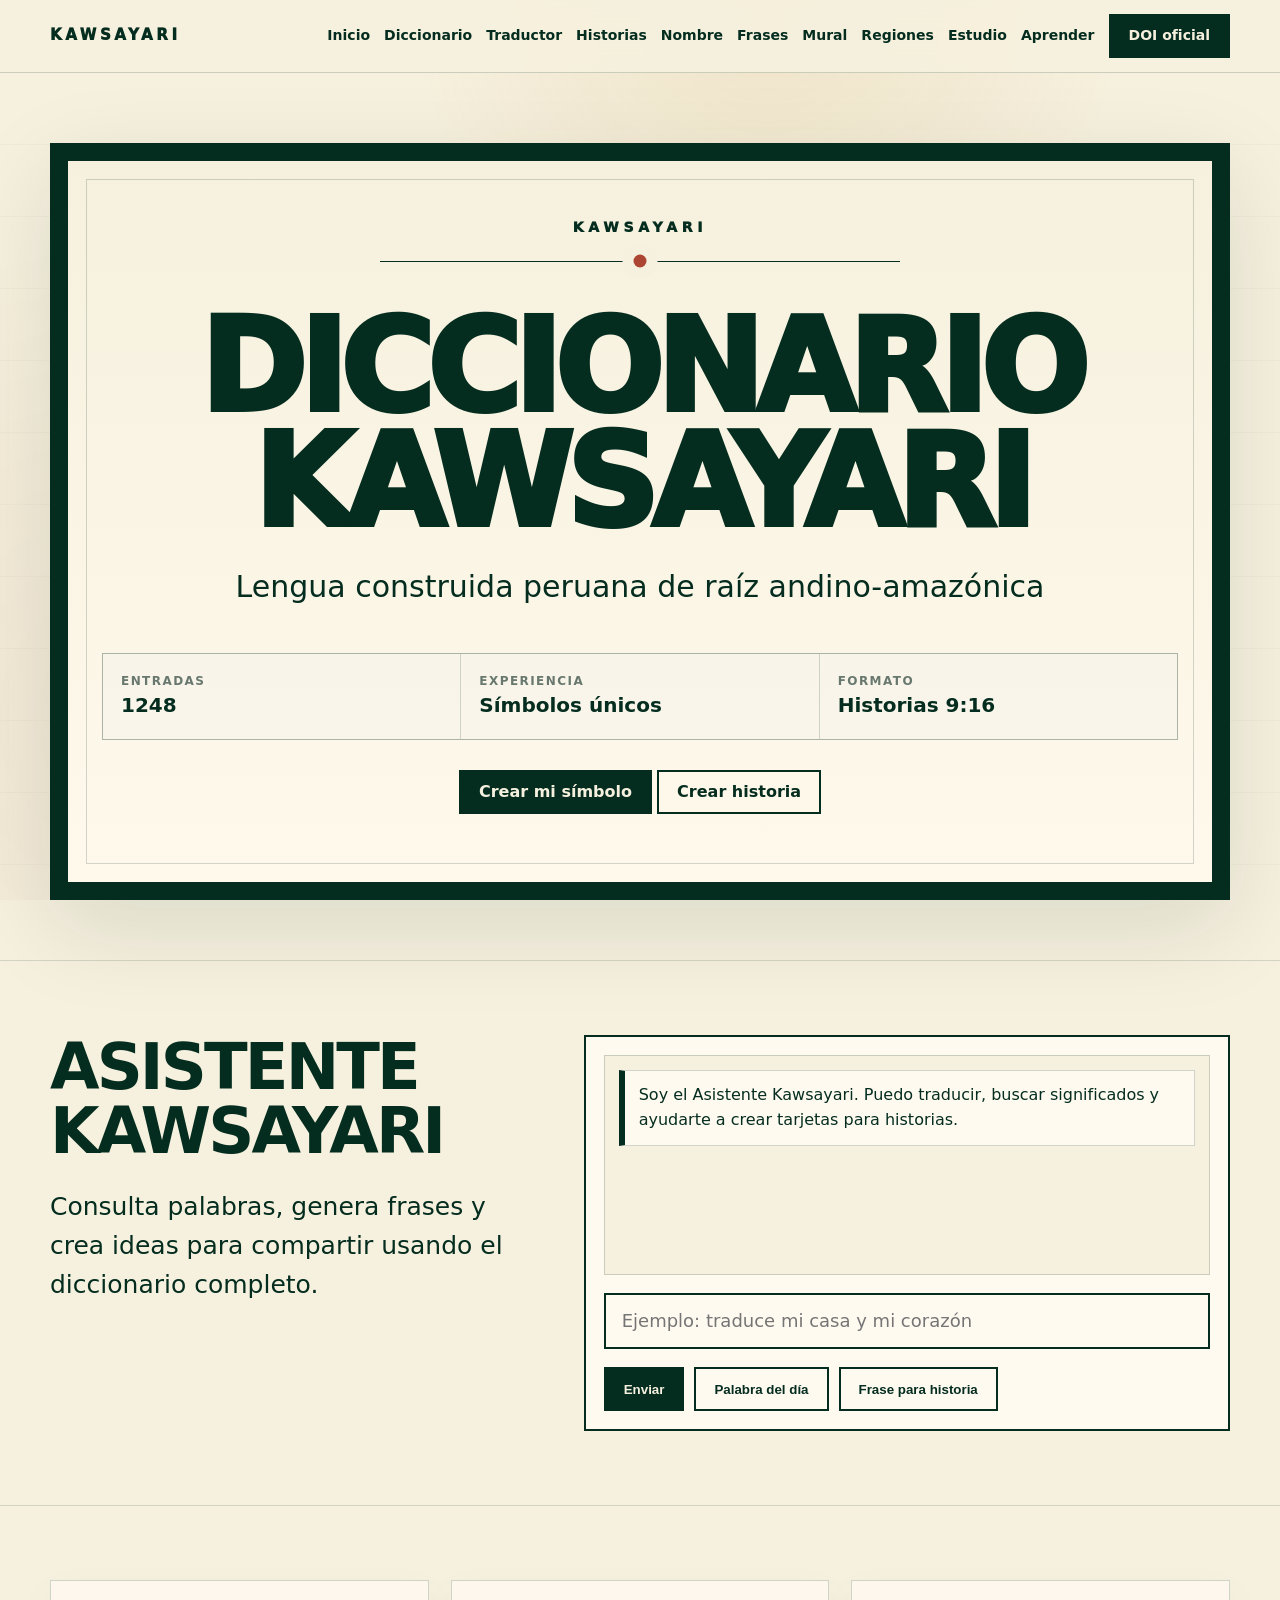
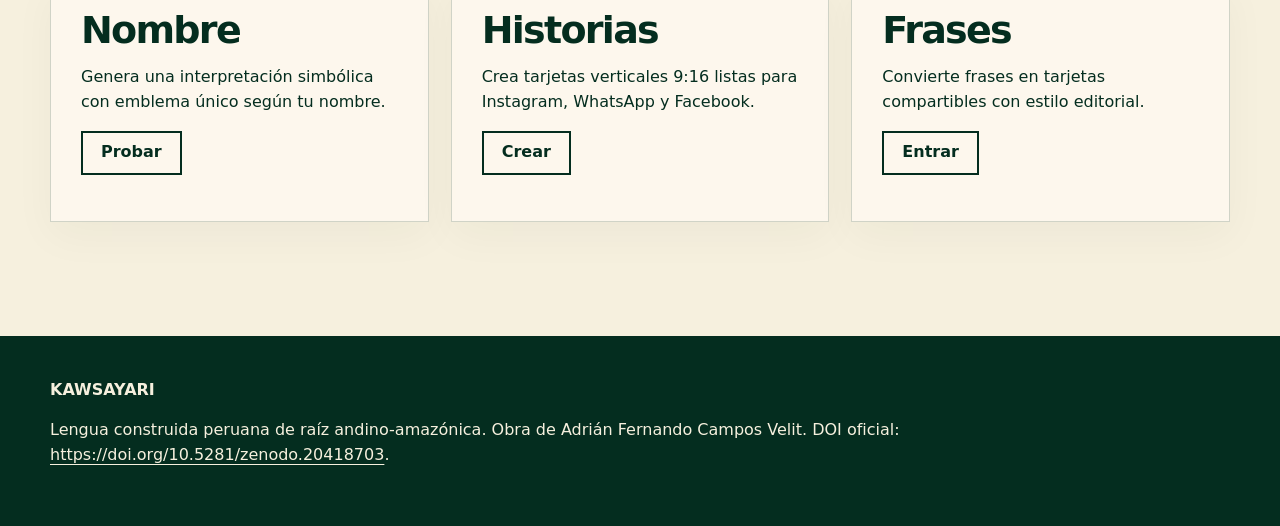
<file: index.html>
<!doctype html>
<html lang="es"><head>
<meta charset="utf-8"><meta name="viewport" content="width=device-width,initial-scale=1">
<title>Diccionario Kawsayari: lengua construida peruana de raíz andino-amazónica</title><meta name="description" content="Diccionario Kawsayari, lengua construida peruana de raíz andino-amazónica, creada como obra cultural, lingüística y editorial por Adrián Fernando Campos Velit."><meta name="author" content="Adrián Fernando Campos Velit">
<meta name="robots" content="index,follow,max-image-preview:large"><link rel="canonical" href="https://kawsayari.github.io/">
<meta property="og:title" content="Diccionario Kawsayari: lengua construida peruana de raíz andino-amazónica"><meta property="og:description" content="Diccionario Kawsayari, lengua construida peruana de raíz andino-amazónica, creada como obra cultural, lingüística y editorial por Adrián Fernando Campos Velit."><meta property="og:type" content="website"><meta property="og:url" content="https://kawsayari.github.io/"><meta property="og:image" content="https://kawsayari.github.io/assets/og-kawsayari.png">
<meta name="twitter:card" content="summary_large_image"><link rel="icon" href="assets/favicon.svg" type="image/svg+xml"><link rel="apple-touch-icon" href="assets/icon.png"><link rel="stylesheet" href="assets/style.css">
<script type="application/ld+json">{"@context": "https://schema.org", "@type": "Book", "name": "Diccionario Kawsayari: lengua construida peruana de raíz andino-amazónica", "alternateName": ["Kawsayari", "Diccionario Kawsayari"], "description": "Diccionario Kawsayari, lengua construida peruana de raíz andino-amazónica, creada como obra cultural, lingüística y editorial por Adrián Fernando Campos Velit.", "author": {"@type": "Person", "name": "Adrián Fernando Campos Velit"}, "creator": {"@type": "Person", "name": "Adrián Fernando Campos Velit"}, "publisher": {"@type": "Person", "name": "Adrián Fernando Campos Velit"}, "datePublished": "2026-05-27", "inLanguage": "es", "genre": ["Diccionario", "Lengua construida", "Conlang", "Cultura peruana"], "license": "https://creativecommons.org/licenses/by/4.0/", "identifier": "https://doi.org/10.5281/zenodo.20418703", "url": "https://kawsayari.github.io/", "image": "https://kawsayari.github.io/assets/og-kawsayari.png"}</script></head><body><header class="header"><div class="wrap nav"><a class="brand" href="index.html">KAWSAYARI</a><nav class="navlinks" aria-label="Navegación"><a href="index.html">Inicio</a><a href="diccionario.html">Diccionario</a><a href="traductor.html">Traductor</a><a href="historias.html">Historias</a><a href="nombre.html">Nombre</a><a href="frases.html">Frases</a><a href="mural.html">Mural</a><a href="regiones.html">Regiones</a><a href="estudio.html">Estudio</a><a href="aprender.html">Aprender</a><a class="btn" href="https://doi.org/10.5281/zenodo.20418703">DOI oficial</a></nav></div></header><main>
<section class="hero"><div class="wrap"><div class="poster">
<div class="kicker">Kawsayari</div><div class="rule"></div>
<h1 class="hero-title">Diccionario<br>Kawsayari</h1>
<p class="hero-sub">Lengua construida peruana de raíz andino-amazónica</p>
<div class="meta"><div><span>Entradas</span><strong>1248</strong></div><div><span>Experiencia</span><strong>Símbolos únicos</strong></div><div><span>Formato</span><strong>Historias 9:16</strong></div></div>
<p style="margin-top:30px"><a class="btn" href="nombre.html">Crear mi símbolo</a> <a class="btn secondary" href="historias.html">Crear historia</a></p>
</div></div></section>
<section class="section"><div class="wrap grid"><div><h2>Asistente Kawsayari</h2><p class="lead">Consulta palabras, genera frases y crea ideas para compartir usando el diccionario completo.</p></div><div class="assistant-box"><div class="assistant-log" id="assistantLog"></div><div class="toolbar"><input id="assistantInput" type="text" placeholder="Ejemplo: traduce mi casa y mi corazón"></div><div class="toolbar"><button class="btn" id="assistantSend">Enviar</button><button class="btn secondary quickAsk" data-q="palabra del día">Palabra del día</button><button class="btn secondary quickAsk" data-q="crea una frase para historia">Frase para historia</button></div></div></div></section>
<section class="section"><div class="wrap grid-3"><div class="card"><h3>Nombre</h3><p>Genera una interpretación simbólica con emblema único según tu nombre.</p><p><a class="btn secondary" href="nombre.html">Probar</a></p></div><div class="card"><h3>Historias</h3><p>Crea tarjetas verticales 9:16 listas para Instagram, WhatsApp y Facebook.</p><p><a class="btn secondary" href="historias.html">Crear</a></p></div><div class="card"><h3>Frases</h3><p>Convierte frases en tarjetas compartibles con estilo editorial.</p><p><a class="btn secondary" href="frases.html">Entrar</a></p></div></div></section>
</main><footer class="footer"><div class="wrap"><strong>KAWSAYARI</strong><p>Lengua construida peruana de raíz andino-amazónica. Obra de Adrián Fernando Campos Velit. DOI oficial: <a href="https://doi.org/10.5281/zenodo.20418703">https://doi.org/10.5281/zenodo.20418703</a>.</p></div></footer><script src="assets/config.js"></script><script src="assets/app.js"></script></body></html>
</file>
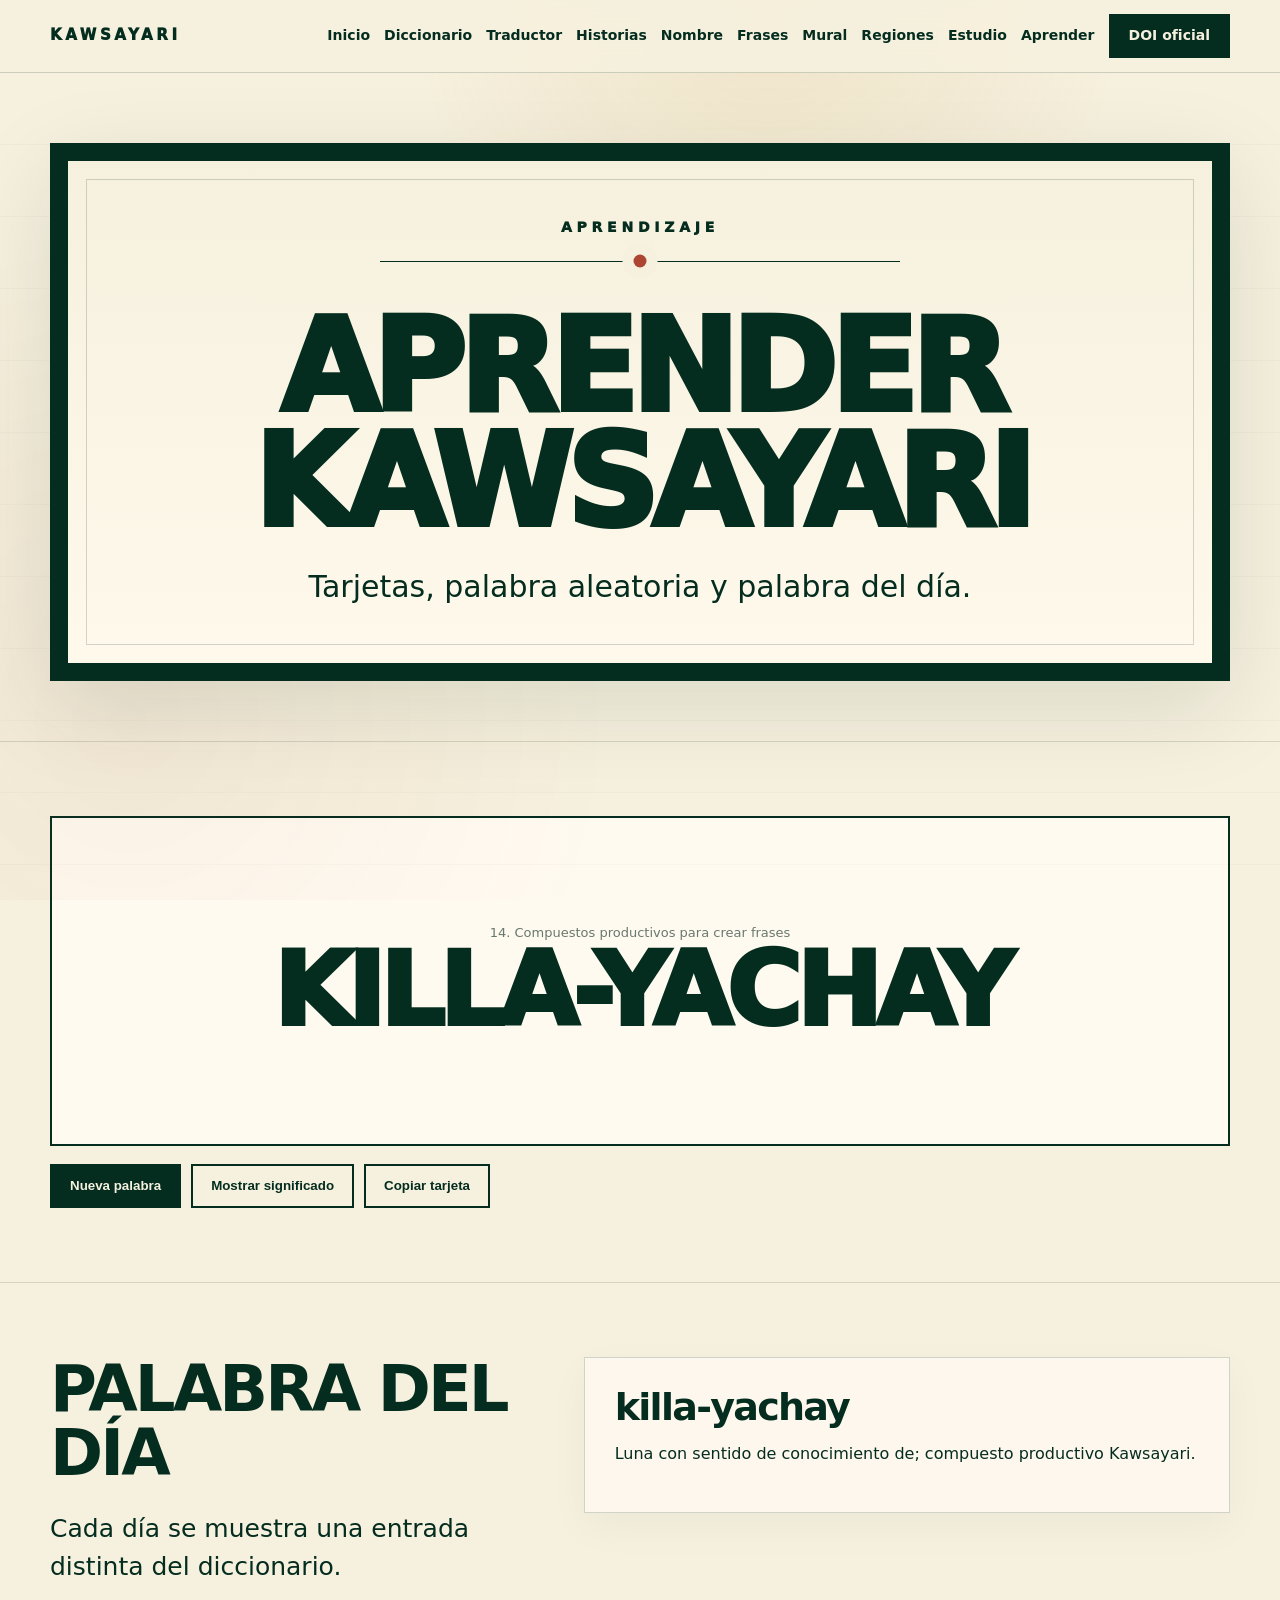
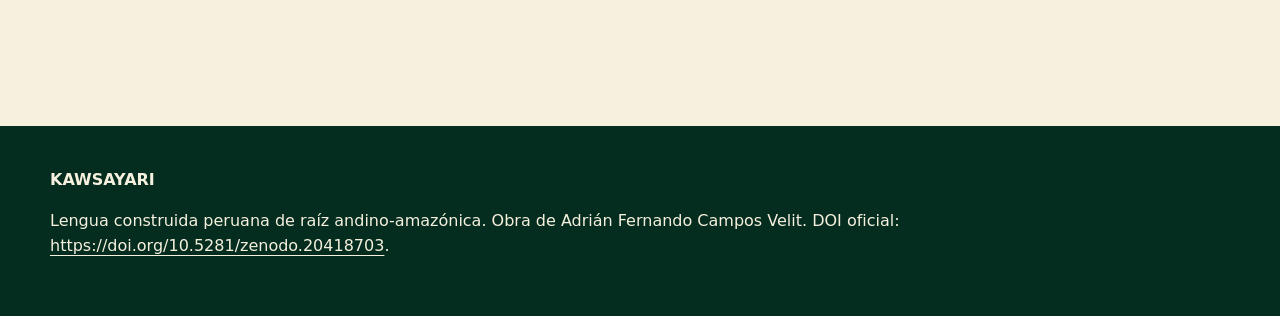
<file: aprender.html>
<!doctype html>
<html lang="es"><head>
<meta charset="utf-8"><meta name="viewport" content="width=device-width,initial-scale=1">
<title>Aprender Kawsayari</title><meta name="description" content="Tarjetas, palabra aleatoria y palabra del día para aprender Kawsayari."><meta name="author" content="Adrián Fernando Campos Velit">
<meta name="robots" content="index,follow,max-image-preview:large"><link rel="canonical" href="https://kawsayari.github.io/aprender.html">
<meta property="og:title" content="Aprender Kawsayari"><meta property="og:description" content="Tarjetas, palabra aleatoria y palabra del día para aprender Kawsayari."><meta property="og:type" content="website"><meta property="og:url" content="https://kawsayari.github.io/aprender.html"><meta property="og:image" content="https://kawsayari.github.io/assets/og-kawsayari.png">
<meta name="twitter:card" content="summary_large_image"><link rel="icon" href="assets/favicon.svg" type="image/svg+xml"><link rel="apple-touch-icon" href="assets/icon.png"><link rel="stylesheet" href="assets/style.css">
<script type="application/ld+json">{"@context": "https://schema.org", "@type": "Book", "name": "Diccionario Kawsayari: lengua construida peruana de raíz andino-amazónica", "alternateName": ["Kawsayari", "Diccionario Kawsayari"], "description": "Diccionario Kawsayari, lengua construida peruana de raíz andino-amazónica, creada como obra cultural, lingüística y editorial por Adrián Fernando Campos Velit.", "author": {"@type": "Person", "name": "Adrián Fernando Campos Velit"}, "creator": {"@type": "Person", "name": "Adrián Fernando Campos Velit"}, "publisher": {"@type": "Person", "name": "Adrián Fernando Campos Velit"}, "datePublished": "2026-05-27", "inLanguage": "es", "genre": ["Diccionario", "Lengua construida", "Conlang", "Cultura peruana"], "license": "https://creativecommons.org/licenses/by/4.0/", "identifier": "https://doi.org/10.5281/zenodo.20418703", "url": "https://kawsayari.github.io/", "image": "https://kawsayari.github.io/assets/og-kawsayari.png"}</script></head><body><header class="header"><div class="wrap nav"><a class="brand" href="index.html">KAWSAYARI</a><nav class="navlinks" aria-label="Navegación"><a href="index.html">Inicio</a><a href="diccionario.html">Diccionario</a><a href="traductor.html">Traductor</a><a href="historias.html">Historias</a><a href="nombre.html">Nombre</a><a href="frases.html">Frases</a><a href="mural.html">Mural</a><a href="regiones.html">Regiones</a><a href="estudio.html">Estudio</a><a href="aprender.html">Aprender</a><a class="btn" href="https://doi.org/10.5281/zenodo.20418703">DOI oficial</a></nav></div></header><main>
<section class="hero"><div class="wrap"><div class="poster"><div class="kicker">Aprendizaje</div><div class="rule"></div><h1 class="hero-title">Aprender<br>Kawsayari</h1><p class="hero-sub">Tarjetas, palabra aleatoria y palabra del día.</p></div></div></section>
<section class="section"><div class="wrap"><div class="flash" id="flashCard"><div class="small" id="flashCategory">Categoría</div><div class="flash-word" id="flashWord">Kawsayari</div><div class="flash-meaning" id="flashMeaning">Significado</div></div><div class="toolbar"><button class="btn" id="newCard">Nueva palabra</button><button class="btn secondary" id="showMeaning">Mostrar significado</button><button class="btn secondary" id="copyCard">Copiar tarjeta</button></div></div></section><section class="section"><div class="wrap grid"><div><h2>Palabra del día</h2><p class="lead">Cada día se muestra una entrada distinta del diccionario.</p></div><div class="card" id="dailyWord"><h3>Kawsayari</h3><p>Vida que habla; voz de vida, territorio y comunidad.</p></div></div></section>
</main><footer class="footer"><div class="wrap"><strong>KAWSAYARI</strong><p>Lengua construida peruana de raíz andino-amazónica. Obra de Adrián Fernando Campos Velit. DOI oficial: <a href="https://doi.org/10.5281/zenodo.20418703">https://doi.org/10.5281/zenodo.20418703</a>.</p></div></footer><script src="assets/config.js"></script><script src="assets/app.js"></script></body></html>
</file>
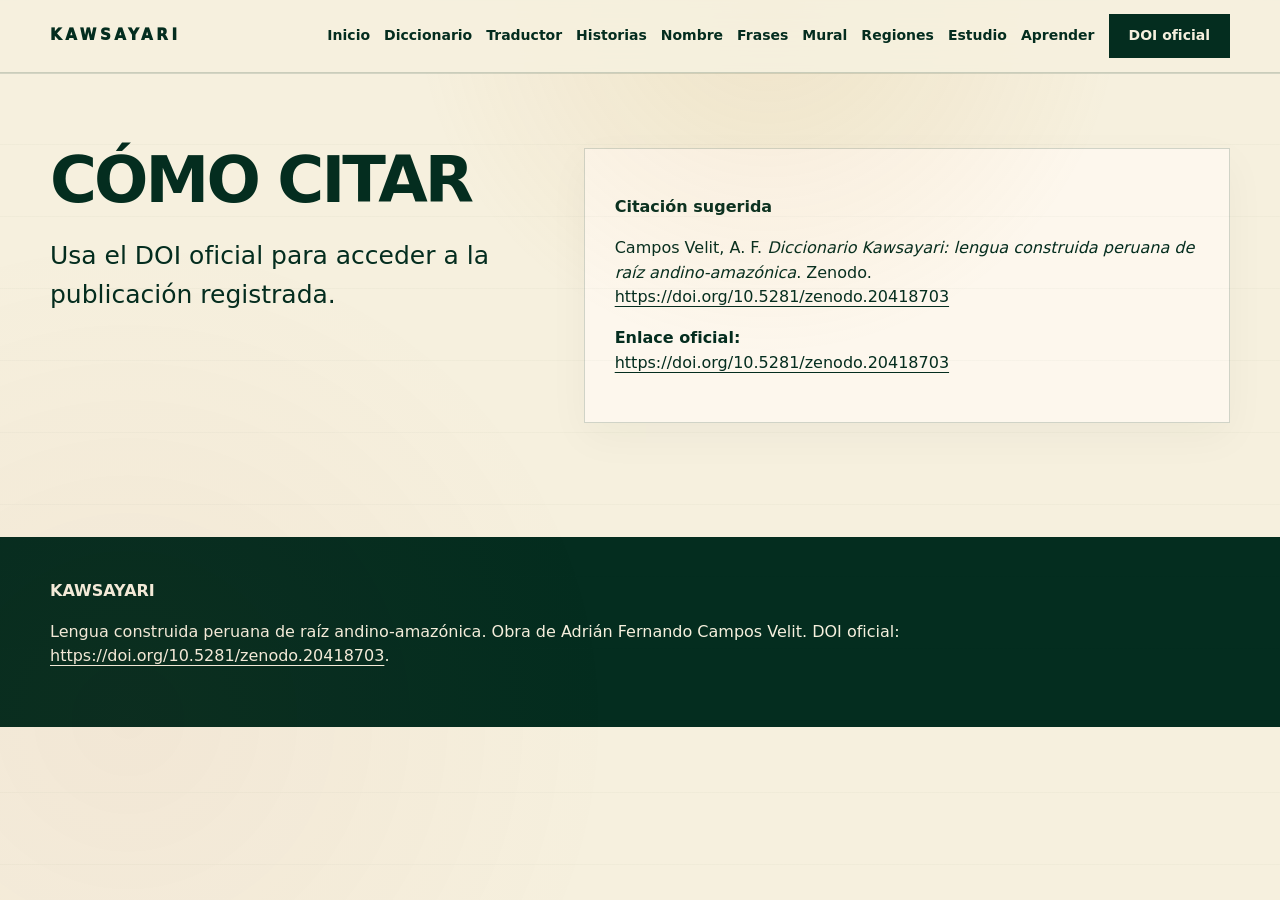
<file: citar.html>
<!doctype html>
<html lang="es"><head>
<meta charset="utf-8"><meta name="viewport" content="width=device-width,initial-scale=1">
<title>Cómo citar el Diccionario Kawsayari</title><meta name="description" content="Citación sugerida del Diccionario Kawsayari."><meta name="author" content="Adrián Fernando Campos Velit">
<meta name="robots" content="index,follow,max-image-preview:large"><link rel="canonical" href="https://kawsayari.github.io/citar.html">
<meta property="og:title" content="Cómo citar el Diccionario Kawsayari"><meta property="og:description" content="Citación sugerida del Diccionario Kawsayari."><meta property="og:type" content="website"><meta property="og:url" content="https://kawsayari.github.io/citar.html"><meta property="og:image" content="https://kawsayari.github.io/assets/og-kawsayari.png">
<meta name="twitter:card" content="summary_large_image"><link rel="icon" href="assets/favicon.svg" type="image/svg+xml"><link rel="apple-touch-icon" href="assets/icon.png"><link rel="stylesheet" href="assets/style.css">
<script type="application/ld+json">{"@context": "https://schema.org", "@type": "Book", "name": "Diccionario Kawsayari: lengua construida peruana de raíz andino-amazónica", "alternateName": ["Kawsayari", "Diccionario Kawsayari"], "description": "Diccionario Kawsayari, lengua construida peruana de raíz andino-amazónica, creada como obra cultural, lingüística y editorial por Adrián Fernando Campos Velit.", "author": {"@type": "Person", "name": "Adrián Fernando Campos Velit"}, "creator": {"@type": "Person", "name": "Adrián Fernando Campos Velit"}, "publisher": {"@type": "Person", "name": "Adrián Fernando Campos Velit"}, "datePublished": "2026-05-27", "inLanguage": "es", "genre": ["Diccionario", "Lengua construida", "Conlang", "Cultura peruana"], "license": "https://creativecommons.org/licenses/by/4.0/", "identifier": "https://doi.org/10.5281/zenodo.20418703", "url": "https://kawsayari.github.io/", "image": "https://kawsayari.github.io/assets/og-kawsayari.png"}</script></head><body><header class="header"><div class="wrap nav"><a class="brand" href="index.html">KAWSAYARI</a><nav class="navlinks" aria-label="Navegación"><a href="index.html">Inicio</a><a href="diccionario.html">Diccionario</a><a href="traductor.html">Traductor</a><a href="historias.html">Historias</a><a href="nombre.html">Nombre</a><a href="frases.html">Frases</a><a href="mural.html">Mural</a><a href="regiones.html">Regiones</a><a href="estudio.html">Estudio</a><a href="aprender.html">Aprender</a><a class="btn" href="https://doi.org/10.5281/zenodo.20418703">DOI oficial</a></nav></div></header><main>
<section class="section"><div class="wrap grid"><div><h2>Cómo citar</h2><p class="lead">Usa el DOI oficial para acceder a la publicación registrada.</p></div><div class="card"><p><strong>Citación sugerida</strong></p><p>Campos Velit, A. F. <em>Diccionario Kawsayari: lengua construida peruana de raíz andino-amazónica</em>. Zenodo. <a href="https://doi.org/10.5281/zenodo.20418703">https://doi.org/10.5281/zenodo.20418703</a></p><p><strong>Enlace oficial:</strong><br><a href="https://doi.org/10.5281/zenodo.20418703">https://doi.org/10.5281/zenodo.20418703</a></p></div></div></section>
</main><footer class="footer"><div class="wrap"><strong>KAWSAYARI</strong><p>Lengua construida peruana de raíz andino-amazónica. Obra de Adrián Fernando Campos Velit. DOI oficial: <a href="https://doi.org/10.5281/zenodo.20418703">https://doi.org/10.5281/zenodo.20418703</a>.</p></div></footer><script src="assets/config.js"></script><script src="assets/app.js"></script></body></html>
</file>
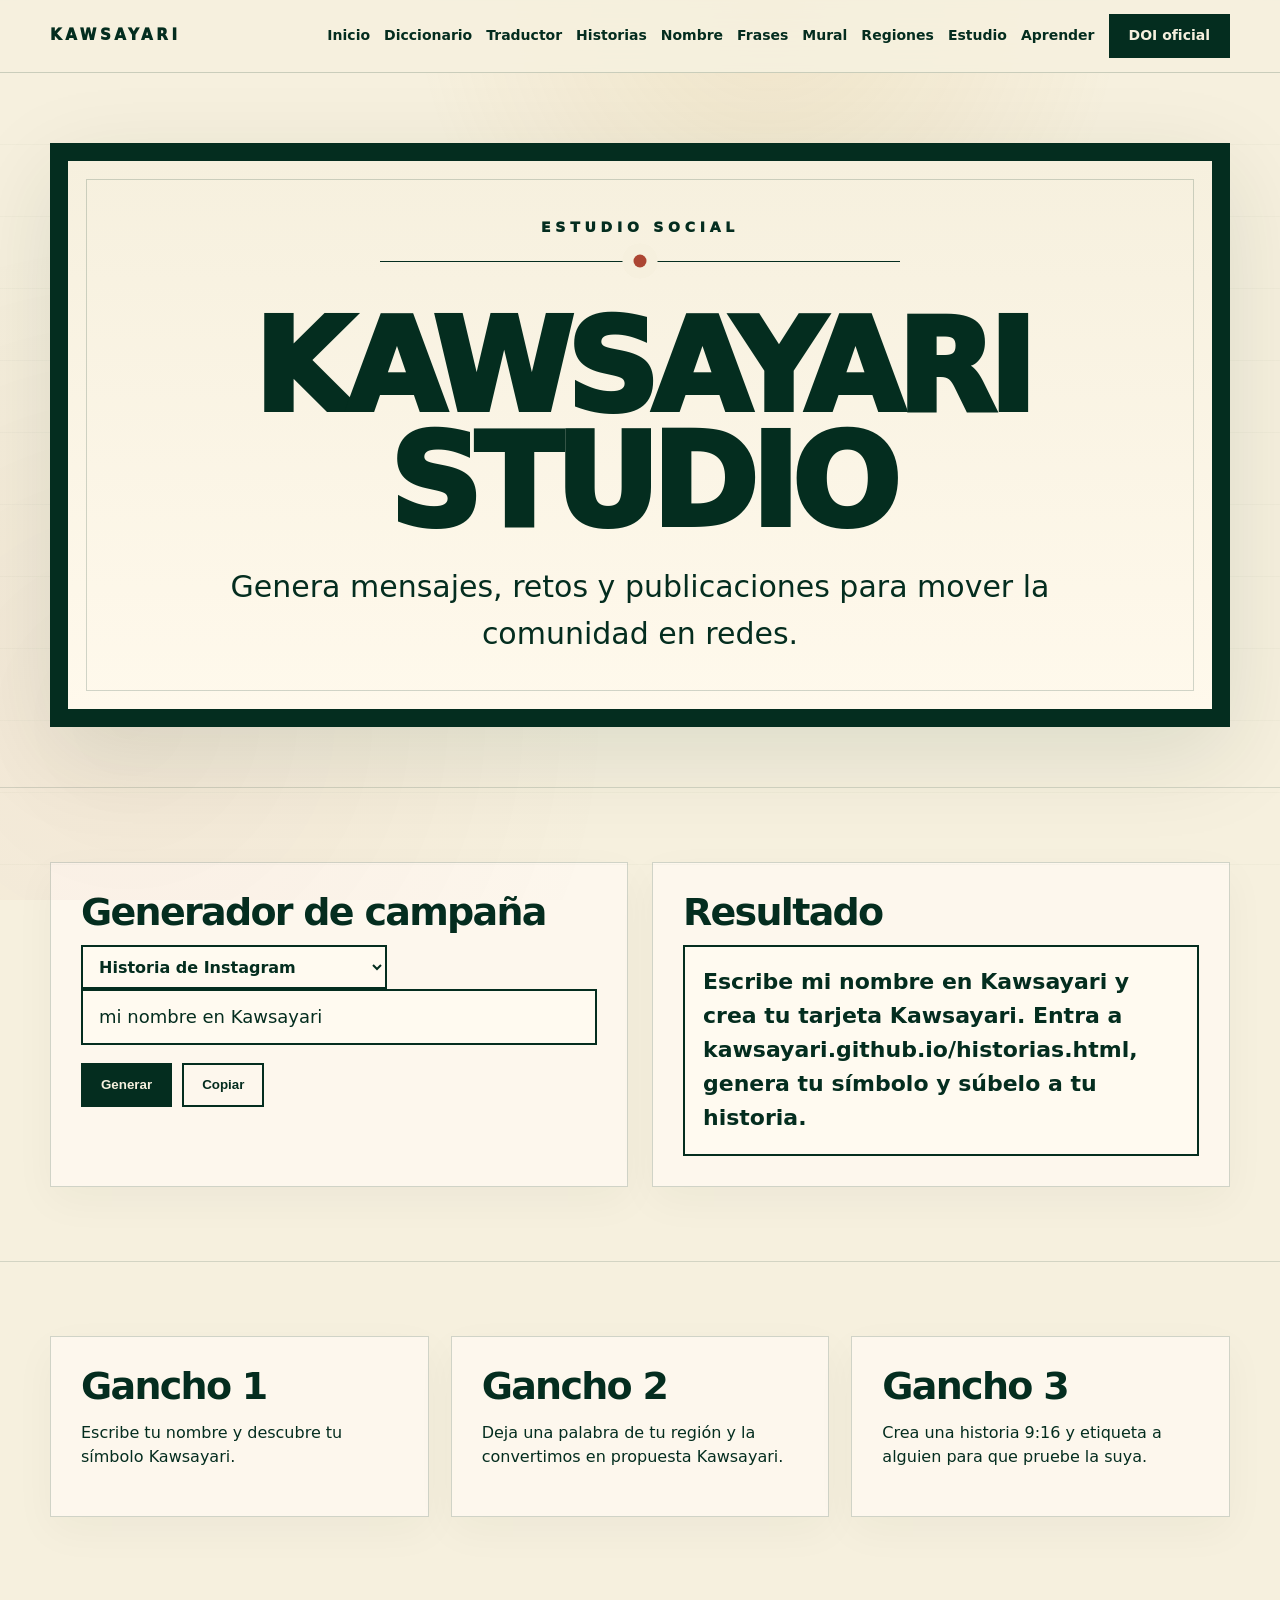
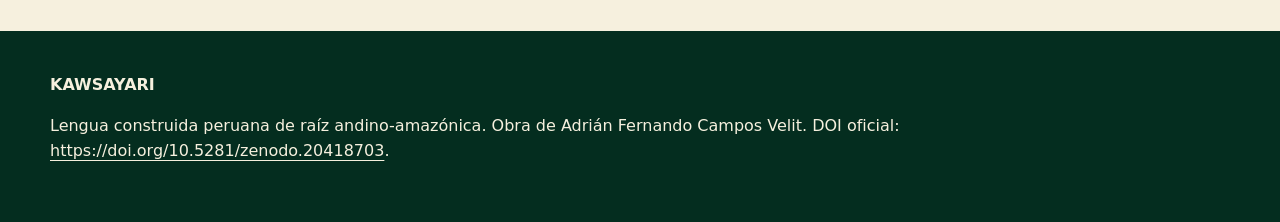
<file: estudio.html>
<!doctype html><html lang="es"><head><meta charset="utf-8"><meta name="viewport" content="width=device-width,initial-scale=1"><title>Kawsayari Studio</title><meta name="description" content="Generador de publicaciones, retos y mensajes para difundir Kawsayari."><meta name="author" content="Adrián Fernando Campos Velit"><meta name="robots" content="index,follow,max-image-preview:large"><link rel="canonical" href="https://kawsayari.github.io/estudio.html"><meta property="og:title" content="Kawsayari Studio"><meta property="og:description" content="Generador de publicaciones, retos y mensajes para difundir Kawsayari."><meta property="og:type" content="website"><meta property="og:url" content="https://kawsayari.github.io/estudio.html"><meta property="og:image" content="https://kawsayari.github.io/assets/og-kawsayari.png"><meta name="twitter:card" content="summary_large_image"><link rel="icon" href="assets/favicon.svg" type="image/svg+xml"><link rel="apple-touch-icon" href="assets/icon.png"><link rel="stylesheet" href="assets/style.css"><script type="application/ld+json">{"@context": "https://schema.org", "@type": "WebPage", "name": "Kawsayari Studio", "description": "Generador de publicaciones, retos y mensajes para difundir Kawsayari.", "url": "https://kawsayari.github.io/estudio.html", "isPartOf": {"@type": "WebSite", "name": "Kawsayari", "url": "https://kawsayari.github.io/"}}</script></head><body><header class="header"><div class="wrap nav"><a class="brand" href="index.html">KAWSAYARI</a><nav class="navlinks" aria-label="Navegación"><a href="index.html">Inicio</a><a href="diccionario.html">Diccionario</a><a href="traductor.html">Traductor</a><a href="historias.html">Historias</a><a href="nombre.html">Nombre</a><a href="frases.html">Frases</a><a href="mural.html">Mural</a><a href="regiones.html">Regiones</a><a href="estudio.html">Estudio</a><a href="aprender.html">Aprender</a><a class="btn" href="https://doi.org/10.5281/zenodo.20418703">DOI oficial</a></nav></div></header><main>
<section class="hero"><div class="wrap"><div class="poster"><div class="kicker">Estudio social</div><div class="rule"></div><h1 class="hero-title">Kawsayari<br>Studio</h1><p class="hero-sub">Genera mensajes, retos y publicaciones para mover la comunidad en redes.</p></div></div></section>
<section class="section"><div class="wrap grid-2"><div class="card"><h3>Generador de campaña</h3><select id="studioType"><option value="story">Historia de Instagram</option><option value="post">Post de lanzamiento</option><option value="media">Mensaje para medio cultural</option><option value="reto">Reto de interacción</option><option value="region">Post regional</option></select><input id="studioTopic" type="text" placeholder="Tema: nombre, frase, región, palabra…" value="mi nombre en Kawsayari"><div class="toolbar"><button class="btn" id="studioGenerate">Generar</button><button class="btn secondary" id="studioCopy">Copiar</button></div></div><div class="card"><h3>Resultado</h3><div class="output" id="studioOutput"></div></div></div></section>
<section class="section"><div class="wrap grid-3"><div class="card"><h3>Gancho 1</h3><p>Escribe tu nombre y descubre tu símbolo Kawsayari.</p></div><div class="card"><h3>Gancho 2</h3><p>Deja una palabra de tu región y la convertimos en propuesta Kawsayari.</p></div><div class="card"><h3>Gancho 3</h3><p>Crea una historia 9:16 y etiqueta a alguien para que pruebe la suya.</p></div></div></section>
</main><footer class="footer"><div class="wrap"><strong>KAWSAYARI</strong><p>Lengua construida peruana de raíz andino-amazónica. Obra de Adrián Fernando Campos Velit. DOI oficial: <a href="https://doi.org/10.5281/zenodo.20418703">https://doi.org/10.5281/zenodo.20418703</a>.</p></div></footer><script src="assets/config.js"></script><script src="assets/app.js"></script></body></html>
</file>
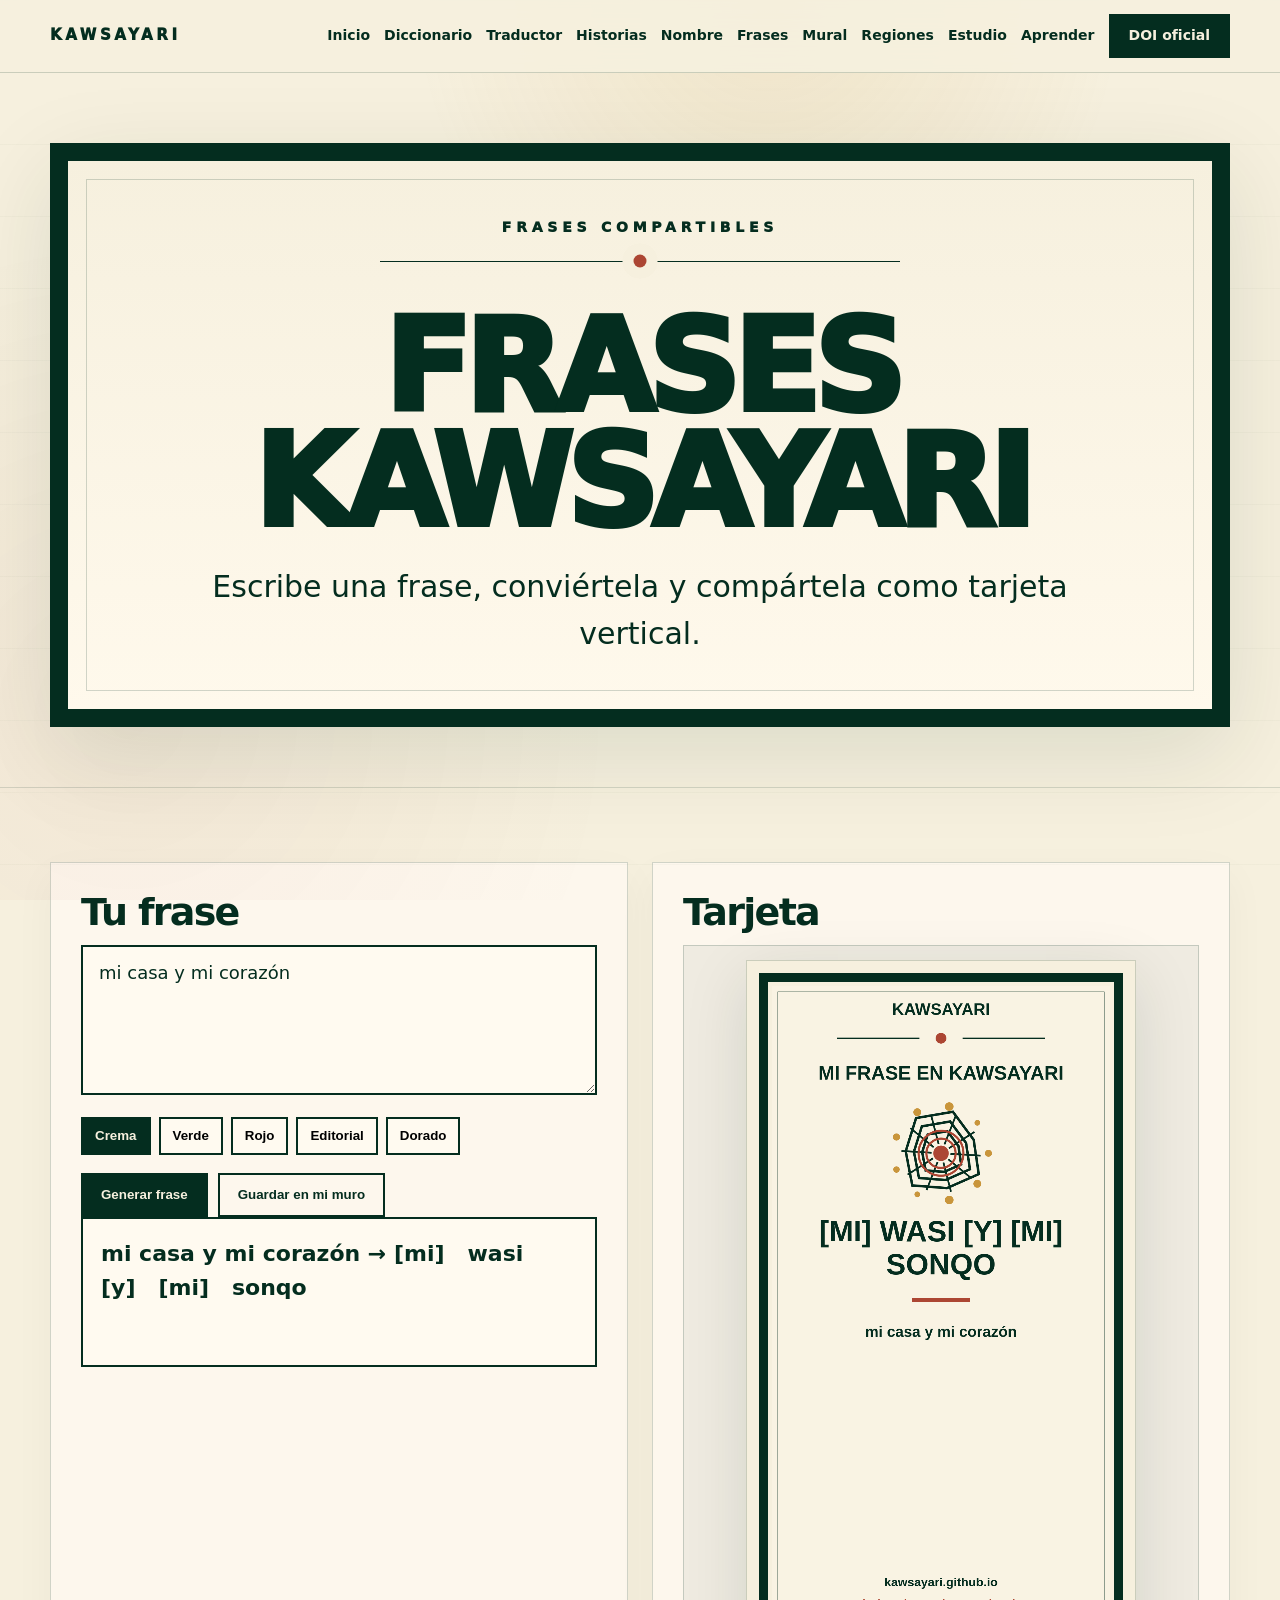
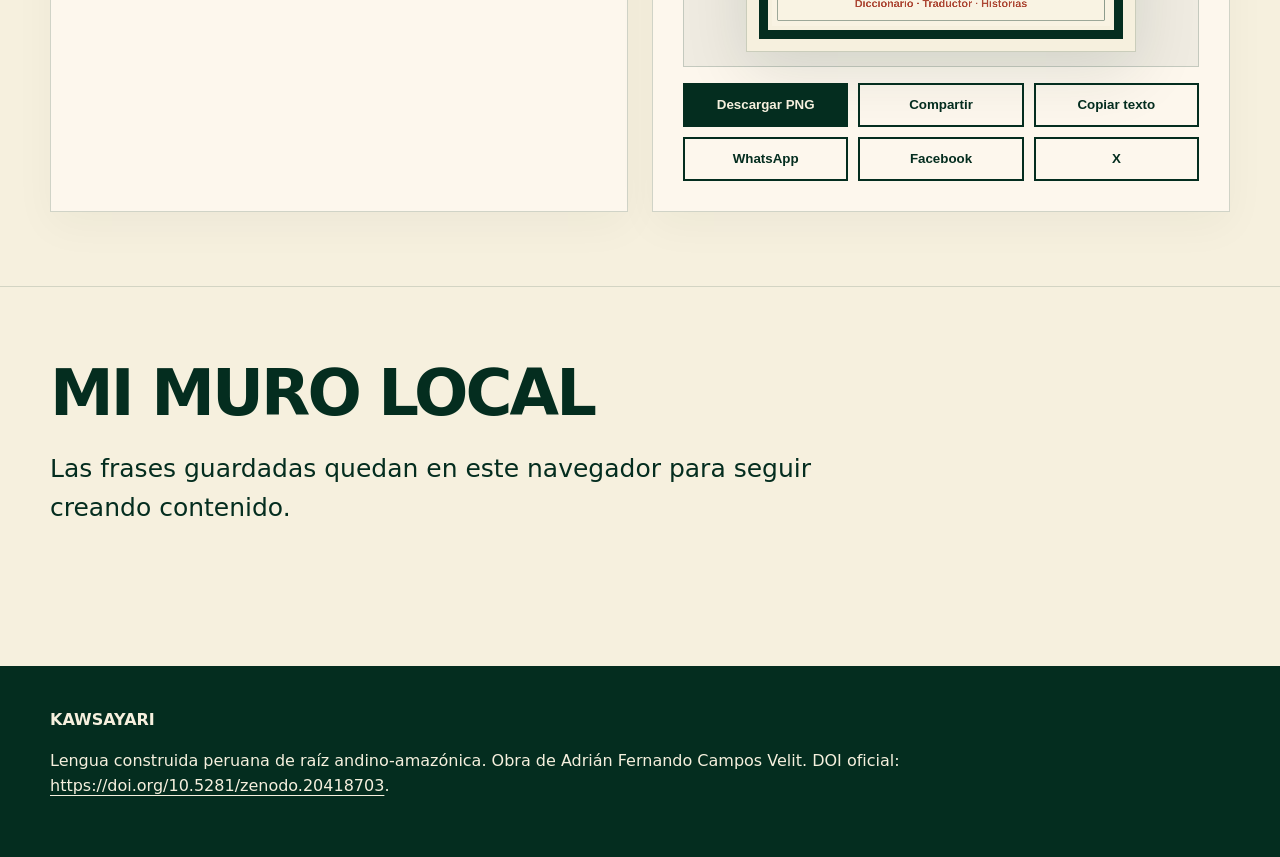
<file: frases.html>
<!doctype html>
<html lang="es"><head>
<meta charset="utf-8"><meta name="viewport" content="width=device-width,initial-scale=1">
<title>Frases Kawsayari</title><meta name="description" content="Convierte frases en tarjetas Kawsayari para compartir."><meta name="author" content="Adrián Fernando Campos Velit">
<meta name="robots" content="index,follow,max-image-preview:large"><link rel="canonical" href="https://kawsayari.github.io/frases.html">
<meta property="og:title" content="Frases Kawsayari"><meta property="og:description" content="Convierte frases en tarjetas Kawsayari para compartir."><meta property="og:type" content="website"><meta property="og:url" content="https://kawsayari.github.io/frases.html"><meta property="og:image" content="https://kawsayari.github.io/assets/og-kawsayari.png">
<meta name="twitter:card" content="summary_large_image"><link rel="icon" href="assets/favicon.svg" type="image/svg+xml"><link rel="apple-touch-icon" href="assets/icon.png"><link rel="stylesheet" href="assets/style.css">
<script type="application/ld+json">{"@context": "https://schema.org", "@type": "Book", "name": "Diccionario Kawsayari: lengua construida peruana de raíz andino-amazónica", "alternateName": ["Kawsayari", "Diccionario Kawsayari"], "description": "Diccionario Kawsayari, lengua construida peruana de raíz andino-amazónica, creada como obra cultural, lingüística y editorial por Adrián Fernando Campos Velit.", "author": {"@type": "Person", "name": "Adrián Fernando Campos Velit"}, "creator": {"@type": "Person", "name": "Adrián Fernando Campos Velit"}, "publisher": {"@type": "Person", "name": "Adrián Fernando Campos Velit"}, "datePublished": "2026-05-27", "inLanguage": "es", "genre": ["Diccionario", "Lengua construida", "Conlang", "Cultura peruana"], "license": "https://creativecommons.org/licenses/by/4.0/", "identifier": "https://doi.org/10.5281/zenodo.20418703", "url": "https://kawsayari.github.io/", "image": "https://kawsayari.github.io/assets/og-kawsayari.png"}</script></head><body><header class="header"><div class="wrap nav"><a class="brand" href="index.html">KAWSAYARI</a><nav class="navlinks" aria-label="Navegación"><a href="index.html">Inicio</a><a href="diccionario.html">Diccionario</a><a href="traductor.html">Traductor</a><a href="historias.html">Historias</a><a href="nombre.html">Nombre</a><a href="frases.html">Frases</a><a href="mural.html">Mural</a><a href="regiones.html">Regiones</a><a href="estudio.html">Estudio</a><a href="aprender.html">Aprender</a><a class="btn" href="https://doi.org/10.5281/zenodo.20418703">DOI oficial</a></nav></div></header><main>
<section class="hero"><div class="wrap"><div class="poster"><div class="kicker">Frases compartibles</div><div class="rule"></div><h1 class="hero-title">Frases<br>Kawsayari</h1><p class="hero-sub">Escribe una frase, conviértela y compártela como tarjeta vertical.</p></div></div></section>
<section class="section"><div class="wrap grid-2">
<div class="card"><h3>Tu frase</h3><textarea id="phraseInput">mi casa y mi corazón</textarea><div class="palette"><button class="swatch active" data-theme="cream">Crema</button><button class="swatch" data-theme="green">Verde</button><button class="swatch" data-theme="red">Rojo</button><button class="swatch" data-theme="black">Editorial</button><button class="swatch" data-theme="gold">Dorado</button></div><div class="toolbar"><button class="btn" id="generatePhrase">Generar frase</button><button class="btn secondary" id="savePhrase">Guardar en mi muro</button></div><div class="output" id="phraseOutput"></div></div>
<div class="card"><h3>Tarjeta</h3><div class="canvas-wrap"><canvas class="story-canvas" id="phraseCanvas" width="1080" height="1920"></canvas></div><div class="share-grid"><button class="btn" id="downloadPhrase">Descargar PNG</button><button class="btn secondary" id="sharePhrase">Compartir</button><button class="btn secondary" id="copyPhrase">Copiar texto</button><button class="btn secondary" id="waPhrase">WhatsApp</button><button class="btn secondary" id="fbPhrase">Facebook</button><button class="btn secondary" id="xPhrase">X</button></div></div>
</div></section><section class="section"><div class="wrap"><h2>Mi muro local</h2><p class="lead">Las frases guardadas quedan en este navegador para seguir creando contenido.</p><div id="phraseWall" class="grid-3"></div></div></section>
</main><footer class="footer"><div class="wrap"><strong>KAWSAYARI</strong><p>Lengua construida peruana de raíz andino-amazónica. Obra de Adrián Fernando Campos Velit. DOI oficial: <a href="https://doi.org/10.5281/zenodo.20418703">https://doi.org/10.5281/zenodo.20418703</a>.</p></div></footer><script src="assets/config.js"></script><script src="assets/app.js"></script></body></html>
</file>
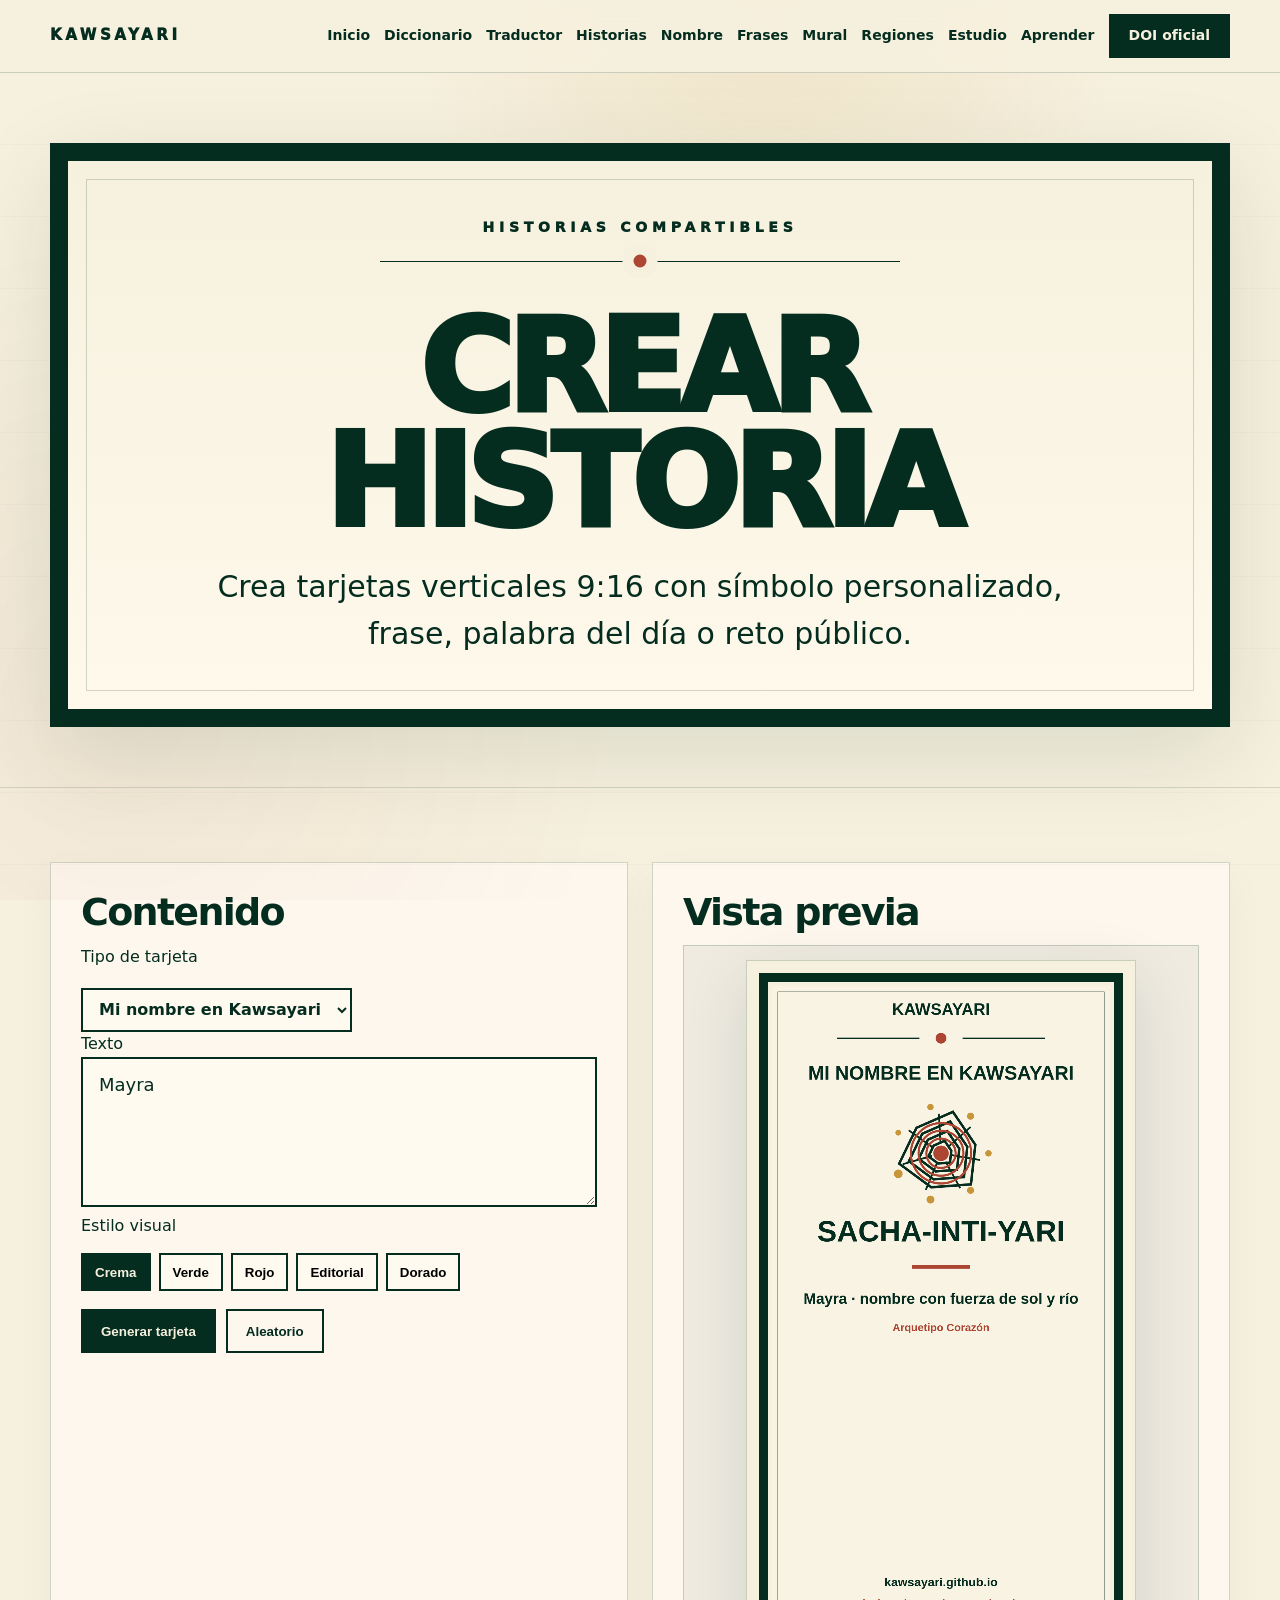
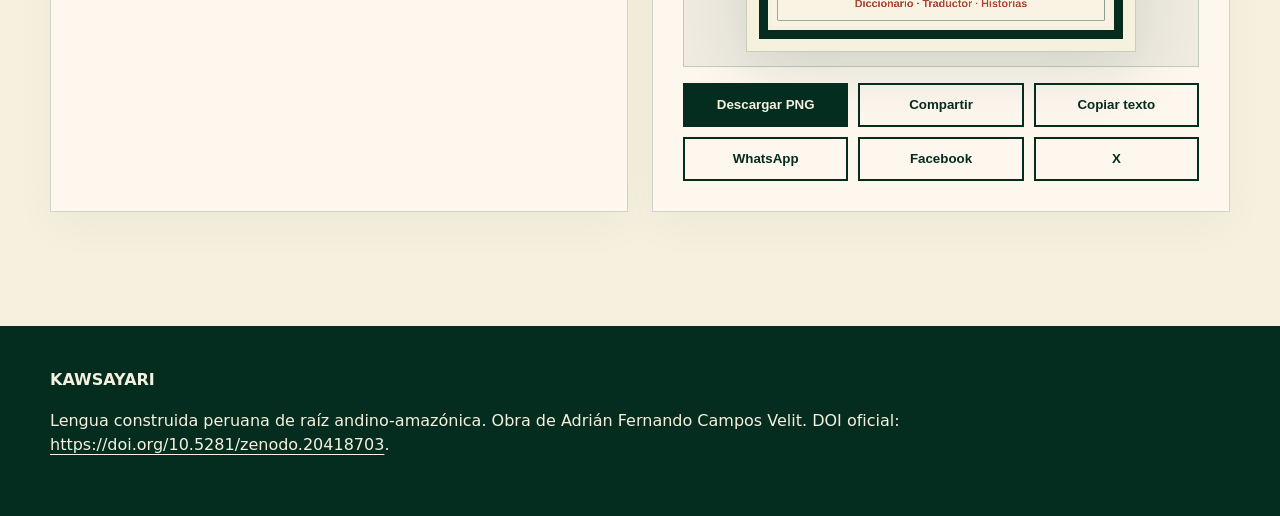
<file: historias.html>
<!doctype html>
<html lang="es"><head>
<meta charset="utf-8"><meta name="viewport" content="width=device-width,initial-scale=1">
<title>Crear historia Kawsayari</title><meta name="description" content="Generador de tarjetas verticales para compartir Kawsayari en historias."><meta name="author" content="Adrián Fernando Campos Velit">
<meta name="robots" content="index,follow,max-image-preview:large"><link rel="canonical" href="https://kawsayari.github.io/historias.html">
<meta property="og:title" content="Crear historia Kawsayari"><meta property="og:description" content="Generador de tarjetas verticales para compartir Kawsayari en historias."><meta property="og:type" content="website"><meta property="og:url" content="https://kawsayari.github.io/historias.html"><meta property="og:image" content="https://kawsayari.github.io/assets/og-kawsayari.png">
<meta name="twitter:card" content="summary_large_image"><link rel="icon" href="assets/favicon.svg" type="image/svg+xml"><link rel="apple-touch-icon" href="assets/icon.png"><link rel="stylesheet" href="assets/style.css">
<script type="application/ld+json">{"@context": "https://schema.org", "@type": "Book", "name": "Diccionario Kawsayari: lengua construida peruana de raíz andino-amazónica", "alternateName": ["Kawsayari", "Diccionario Kawsayari"], "description": "Diccionario Kawsayari, lengua construida peruana de raíz andino-amazónica, creada como obra cultural, lingüística y editorial por Adrián Fernando Campos Velit.", "author": {"@type": "Person", "name": "Adrián Fernando Campos Velit"}, "creator": {"@type": "Person", "name": "Adrián Fernando Campos Velit"}, "publisher": {"@type": "Person", "name": "Adrián Fernando Campos Velit"}, "datePublished": "2026-05-27", "inLanguage": "es", "genre": ["Diccionario", "Lengua construida", "Conlang", "Cultura peruana"], "license": "https://creativecommons.org/licenses/by/4.0/", "identifier": "https://doi.org/10.5281/zenodo.20418703", "url": "https://kawsayari.github.io/", "image": "https://kawsayari.github.io/assets/og-kawsayari.png"}</script></head><body><header class="header"><div class="wrap nav"><a class="brand" href="index.html">KAWSAYARI</a><nav class="navlinks" aria-label="Navegación"><a href="index.html">Inicio</a><a href="diccionario.html">Diccionario</a><a href="traductor.html">Traductor</a><a href="historias.html">Historias</a><a href="nombre.html">Nombre</a><a href="frases.html">Frases</a><a href="mural.html">Mural</a><a href="regiones.html">Regiones</a><a href="estudio.html">Estudio</a><a href="aprender.html">Aprender</a><a class="btn" href="https://doi.org/10.5281/zenodo.20418703">DOI oficial</a></nav></div></header><main>
<section class="hero"><div class="wrap"><div class="poster"><div class="kicker">Historias compartibles</div><div class="rule"></div><h1 class="hero-title">Crear<br>Historia</h1><p class="hero-sub">Crea tarjetas verticales 9:16 con símbolo personalizado, frase, palabra del día o reto público.</p></div></div></section>
<section class="section"><div class="wrap grid-2">
<div class="card"><h3>Contenido</h3><label>Tipo de tarjeta</label><div class="toolbar"><select id="storyMode"><option value="nombre">Mi nombre en Kawsayari</option><option value="frase">Mi frase en Kawsayari</option><option value="palabra">Palabra del día</option><option value="reto">Reto Kawsayari</option></select></div><label>Texto</label><textarea id="storyText">Mayra</textarea><label>Estilo visual</label><div class="palette"><button class="swatch active" data-theme="cream">Crema</button><button class="swatch" data-theme="green">Verde</button><button class="swatch" data-theme="red">Rojo</button><button class="swatch" data-theme="black">Editorial</button><button class="swatch" data-theme="gold">Dorado</button></div><div class="toolbar"><button class="btn" id="generateStory">Generar tarjeta</button><button class="btn secondary" id="randomStory">Aleatorio</button></div></div>
<div class="card"><h3>Vista previa</h3><div class="canvas-wrap"><canvas class="story-canvas" id="storyCanvas" width="1080" height="1920"></canvas></div><div class="share-grid"><button class="btn" id="downloadStory">Descargar PNG</button><button class="btn secondary" id="nativeShare">Compartir</button><button class="btn secondary" id="copyStory">Copiar texto</button><button class="btn secondary" id="whatsappStory">WhatsApp</button><button class="btn secondary" id="facebookStory">Facebook</button><button class="btn secondary" id="xStory">X</button></div></div>
</div></section>
</main><footer class="footer"><div class="wrap"><strong>KAWSAYARI</strong><p>Lengua construida peruana de raíz andino-amazónica. Obra de Adrián Fernando Campos Velit. DOI oficial: <a href="https://doi.org/10.5281/zenodo.20418703">https://doi.org/10.5281/zenodo.20418703</a>.</p></div></footer><script src="assets/config.js"></script><script src="assets/app.js"></script></body></html>
</file>
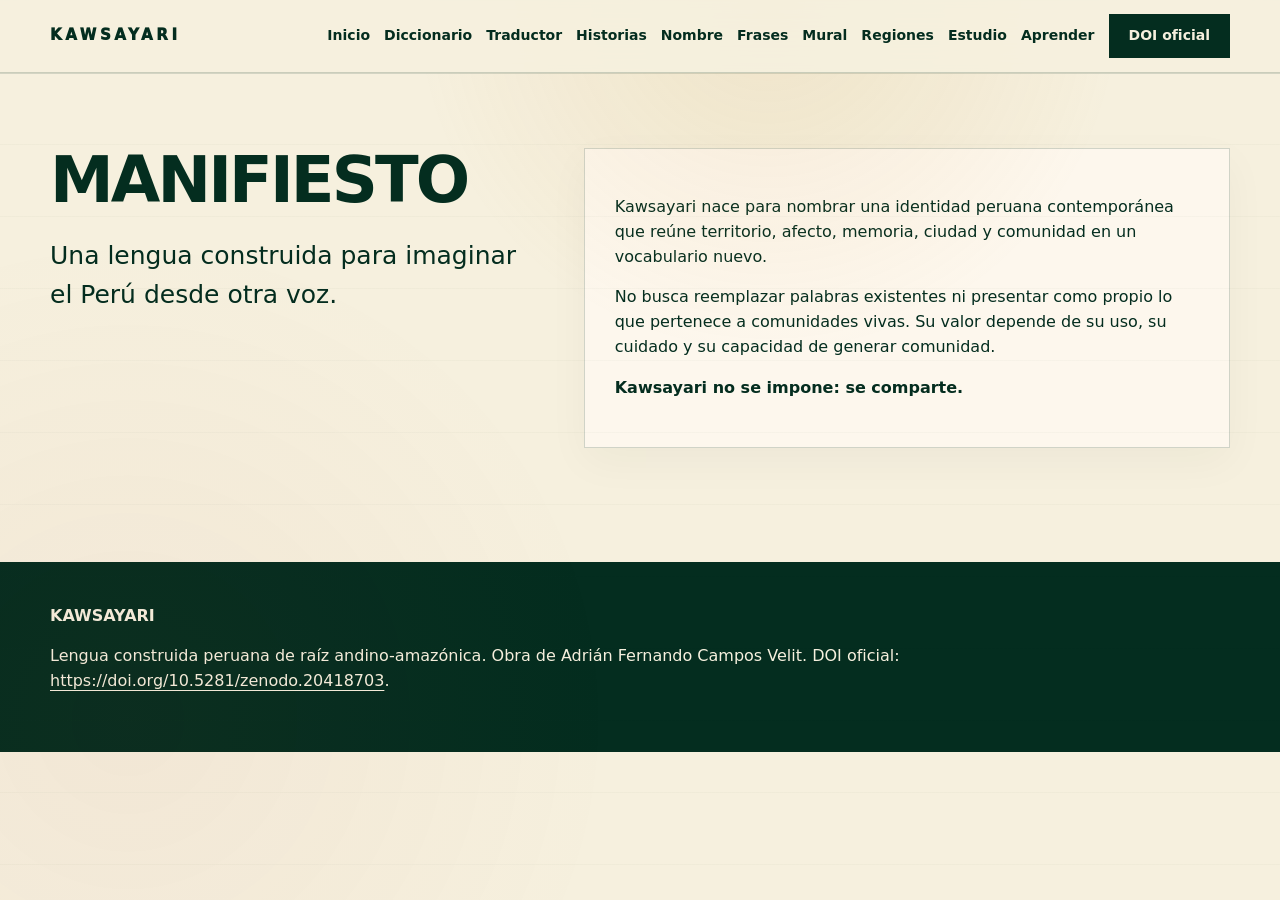
<file: manifiesto.html>
<!doctype html>
<html lang="es"><head>
<meta charset="utf-8"><meta name="viewport" content="width=device-width,initial-scale=1">
<title>Manifiesto Kawsayari</title><meta name="description" content="Declaración de alcance y manifiesto breve de Kawsayari."><meta name="author" content="Adrián Fernando Campos Velit">
<meta name="robots" content="index,follow,max-image-preview:large"><link rel="canonical" href="https://kawsayari.github.io/manifiesto.html">
<meta property="og:title" content="Manifiesto Kawsayari"><meta property="og:description" content="Declaración de alcance y manifiesto breve de Kawsayari."><meta property="og:type" content="website"><meta property="og:url" content="https://kawsayari.github.io/manifiesto.html"><meta property="og:image" content="https://kawsayari.github.io/assets/og-kawsayari.png">
<meta name="twitter:card" content="summary_large_image"><link rel="icon" href="assets/favicon.svg" type="image/svg+xml"><link rel="apple-touch-icon" href="assets/icon.png"><link rel="stylesheet" href="assets/style.css">
<script type="application/ld+json">{"@context": "https://schema.org", "@type": "Book", "name": "Diccionario Kawsayari: lengua construida peruana de raíz andino-amazónica", "alternateName": ["Kawsayari", "Diccionario Kawsayari"], "description": "Diccionario Kawsayari, lengua construida peruana de raíz andino-amazónica, creada como obra cultural, lingüística y editorial por Adrián Fernando Campos Velit.", "author": {"@type": "Person", "name": "Adrián Fernando Campos Velit"}, "creator": {"@type": "Person", "name": "Adrián Fernando Campos Velit"}, "publisher": {"@type": "Person", "name": "Adrián Fernando Campos Velit"}, "datePublished": "2026-05-27", "inLanguage": "es", "genre": ["Diccionario", "Lengua construida", "Conlang", "Cultura peruana"], "license": "https://creativecommons.org/licenses/by/4.0/", "identifier": "https://doi.org/10.5281/zenodo.20418703", "url": "https://kawsayari.github.io/", "image": "https://kawsayari.github.io/assets/og-kawsayari.png"}</script></head><body><header class="header"><div class="wrap nav"><a class="brand" href="index.html">KAWSAYARI</a><nav class="navlinks" aria-label="Navegación"><a href="index.html">Inicio</a><a href="diccionario.html">Diccionario</a><a href="traductor.html">Traductor</a><a href="historias.html">Historias</a><a href="nombre.html">Nombre</a><a href="frases.html">Frases</a><a href="mural.html">Mural</a><a href="regiones.html">Regiones</a><a href="estudio.html">Estudio</a><a href="aprender.html">Aprender</a><a class="btn" href="https://doi.org/10.5281/zenodo.20418703">DOI oficial</a></nav></div></header><main>
<section class="section"><div class="wrap grid"><div><h2>Manifiesto</h2><p class="lead">Una lengua construida para imaginar el Perú desde otra voz.</p></div><div class="card"><p>Kawsayari nace para nombrar una identidad peruana contemporánea que reúne territorio, afecto, memoria, ciudad y comunidad en un vocabulario nuevo.</p><p>No busca reemplazar palabras existentes ni presentar como propio lo que pertenece a comunidades vivas. Su valor depende de su uso, su cuidado y su capacidad de generar comunidad.</p><p><strong>Kawsayari no se impone: se comparte.</strong></p></div></div></section>
</main><footer class="footer"><div class="wrap"><strong>KAWSAYARI</strong><p>Lengua construida peruana de raíz andino-amazónica. Obra de Adrián Fernando Campos Velit. DOI oficial: <a href="https://doi.org/10.5281/zenodo.20418703">https://doi.org/10.5281/zenodo.20418703</a>.</p></div></footer><script src="assets/config.js"></script><script src="assets/app.js"></script></body></html>
</file>
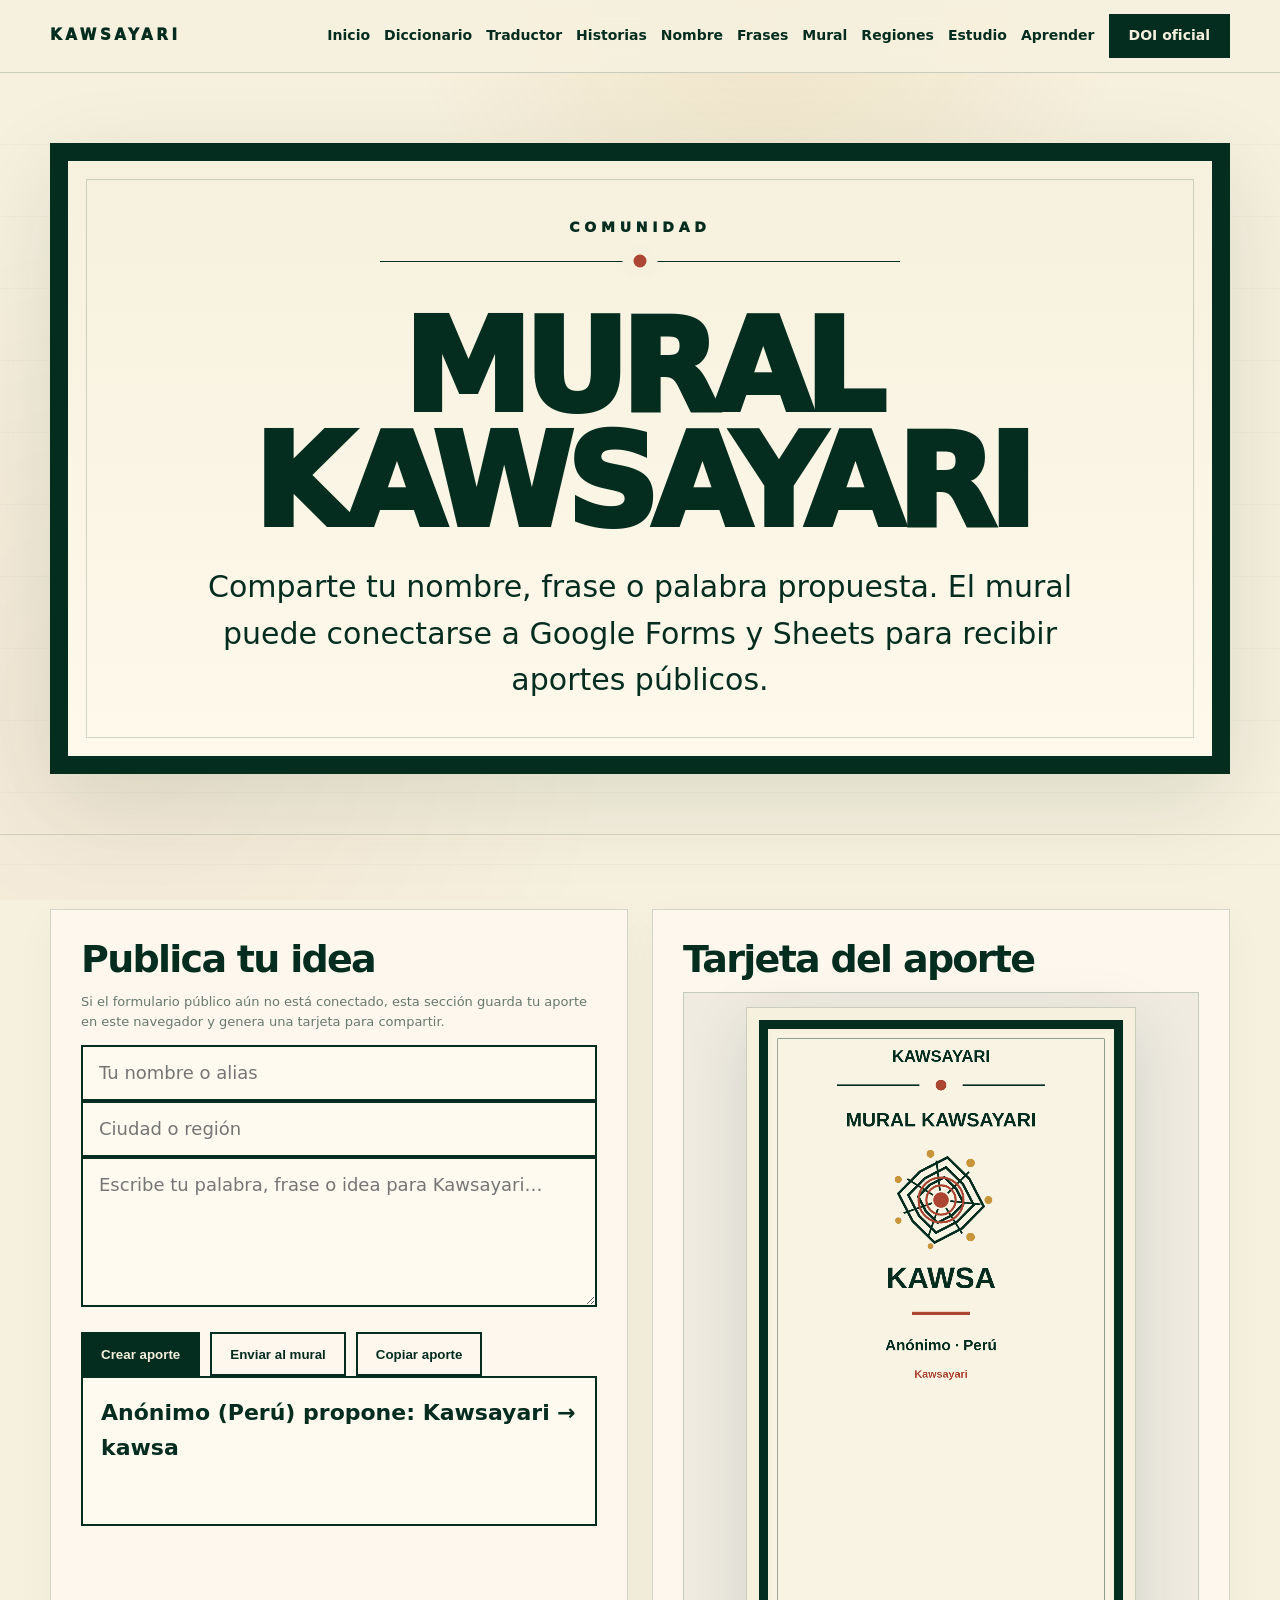
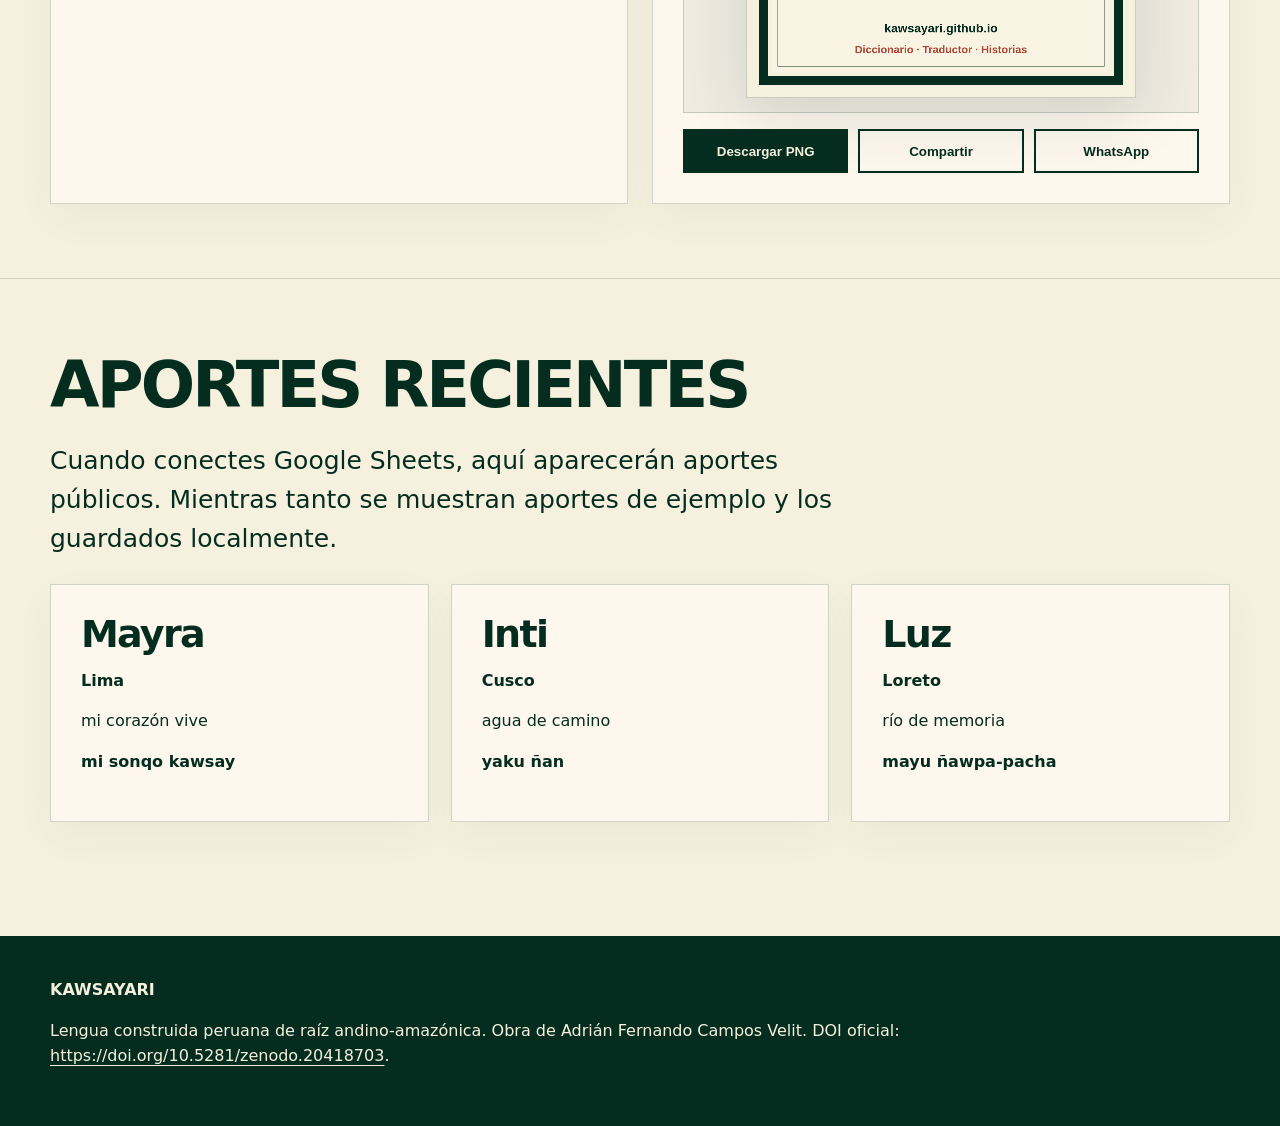
<file: mural.html>
<!doctype html><html lang="es"><head><meta charset="utf-8"><meta name="viewport" content="width=device-width,initial-scale=1"><title>Mural Kawsayari</title><meta name="description" content="Mural público de nombres, frases e ideas para Kawsayari."><meta name="author" content="Adrián Fernando Campos Velit"><meta name="robots" content="index,follow,max-image-preview:large"><link rel="canonical" href="https://kawsayari.github.io/mural.html"><meta property="og:title" content="Mural Kawsayari"><meta property="og:description" content="Mural público de nombres, frases e ideas para Kawsayari."><meta property="og:type" content="website"><meta property="og:url" content="https://kawsayari.github.io/mural.html"><meta property="og:image" content="https://kawsayari.github.io/assets/og-kawsayari.png"><meta name="twitter:card" content="summary_large_image"><link rel="icon" href="assets/favicon.svg" type="image/svg+xml"><link rel="apple-touch-icon" href="assets/icon.png"><link rel="stylesheet" href="assets/style.css"><script type="application/ld+json">{"@context": "https://schema.org", "@type": "WebPage", "name": "Mural Kawsayari", "description": "Mural público de nombres, frases e ideas para Kawsayari.", "url": "https://kawsayari.github.io/mural.html", "isPartOf": {"@type": "WebSite", "name": "Kawsayari", "url": "https://kawsayari.github.io/"}}</script></head><body><header class="header"><div class="wrap nav"><a class="brand" href="index.html">KAWSAYARI</a><nav class="navlinks" aria-label="Navegación"><a href="index.html">Inicio</a><a href="diccionario.html">Diccionario</a><a href="traductor.html">Traductor</a><a href="historias.html">Historias</a><a href="nombre.html">Nombre</a><a href="frases.html">Frases</a><a href="mural.html">Mural</a><a href="regiones.html">Regiones</a><a href="estudio.html">Estudio</a><a href="aprender.html">Aprender</a><a class="btn" href="https://doi.org/10.5281/zenodo.20418703">DOI oficial</a></nav></div></header><main>
<section class="hero"><div class="wrap"><div class="poster"><div class="kicker">Comunidad</div><div class="rule"></div><h1 class="hero-title">Mural<br>Kawsayari</h1><p class="hero-sub">Comparte tu nombre, frase o palabra propuesta. El mural puede conectarse a Google Forms y Sheets para recibir aportes públicos.</p></div></div></section>
<section class="section"><div class="wrap grid-2">
  <div class="card"><h3>Publica tu idea</h3><p class="small">Si el formulario público aún no está conectado, esta sección guarda tu aporte en este navegador y genera una tarjeta para compartir.</p><input id="muralName" type="text" placeholder="Tu nombre o alias"><input id="muralRegion" type="text" placeholder="Ciudad o región"><textarea id="muralIdea" placeholder="Escribe tu palabra, frase o idea para Kawsayari…"></textarea><div class="toolbar"><button class="btn" id="muralGenerate">Crear aporte</button><button class="btn secondary" id="muralSubmit">Enviar al mural</button><button class="btn secondary" id="muralCopy">Copiar aporte</button></div><div class="output" id="muralOutput"></div></div>
  <div class="card"><h3>Tarjeta del aporte</h3><div class="canvas-wrap"><canvas class="story-canvas" id="muralCanvas" width="1080" height="1920"></canvas></div><div class="share-grid"><button class="btn" id="muralDownload">Descargar PNG</button><button class="btn secondary" id="muralShare">Compartir</button><button class="btn secondary" id="muralWA">WhatsApp</button></div></div>
</div></section>
<section class="section"><div class="wrap"><h2>Aportes recientes</h2><p class="lead">Cuando conectes Google Sheets, aquí aparecerán aportes públicos. Mientras tanto se muestran aportes de ejemplo y los guardados localmente.</p><div id="publicMural" class="grid-3"></div></div></section>
</main><footer class="footer"><div class="wrap"><strong>KAWSAYARI</strong><p>Lengua construida peruana de raíz andino-amazónica. Obra de Adrián Fernando Campos Velit. DOI oficial: <a href="https://doi.org/10.5281/zenodo.20418703">https://doi.org/10.5281/zenodo.20418703</a>.</p></div></footer><script src="assets/config.js"></script><script src="assets/app.js"></script></body></html>
</file>
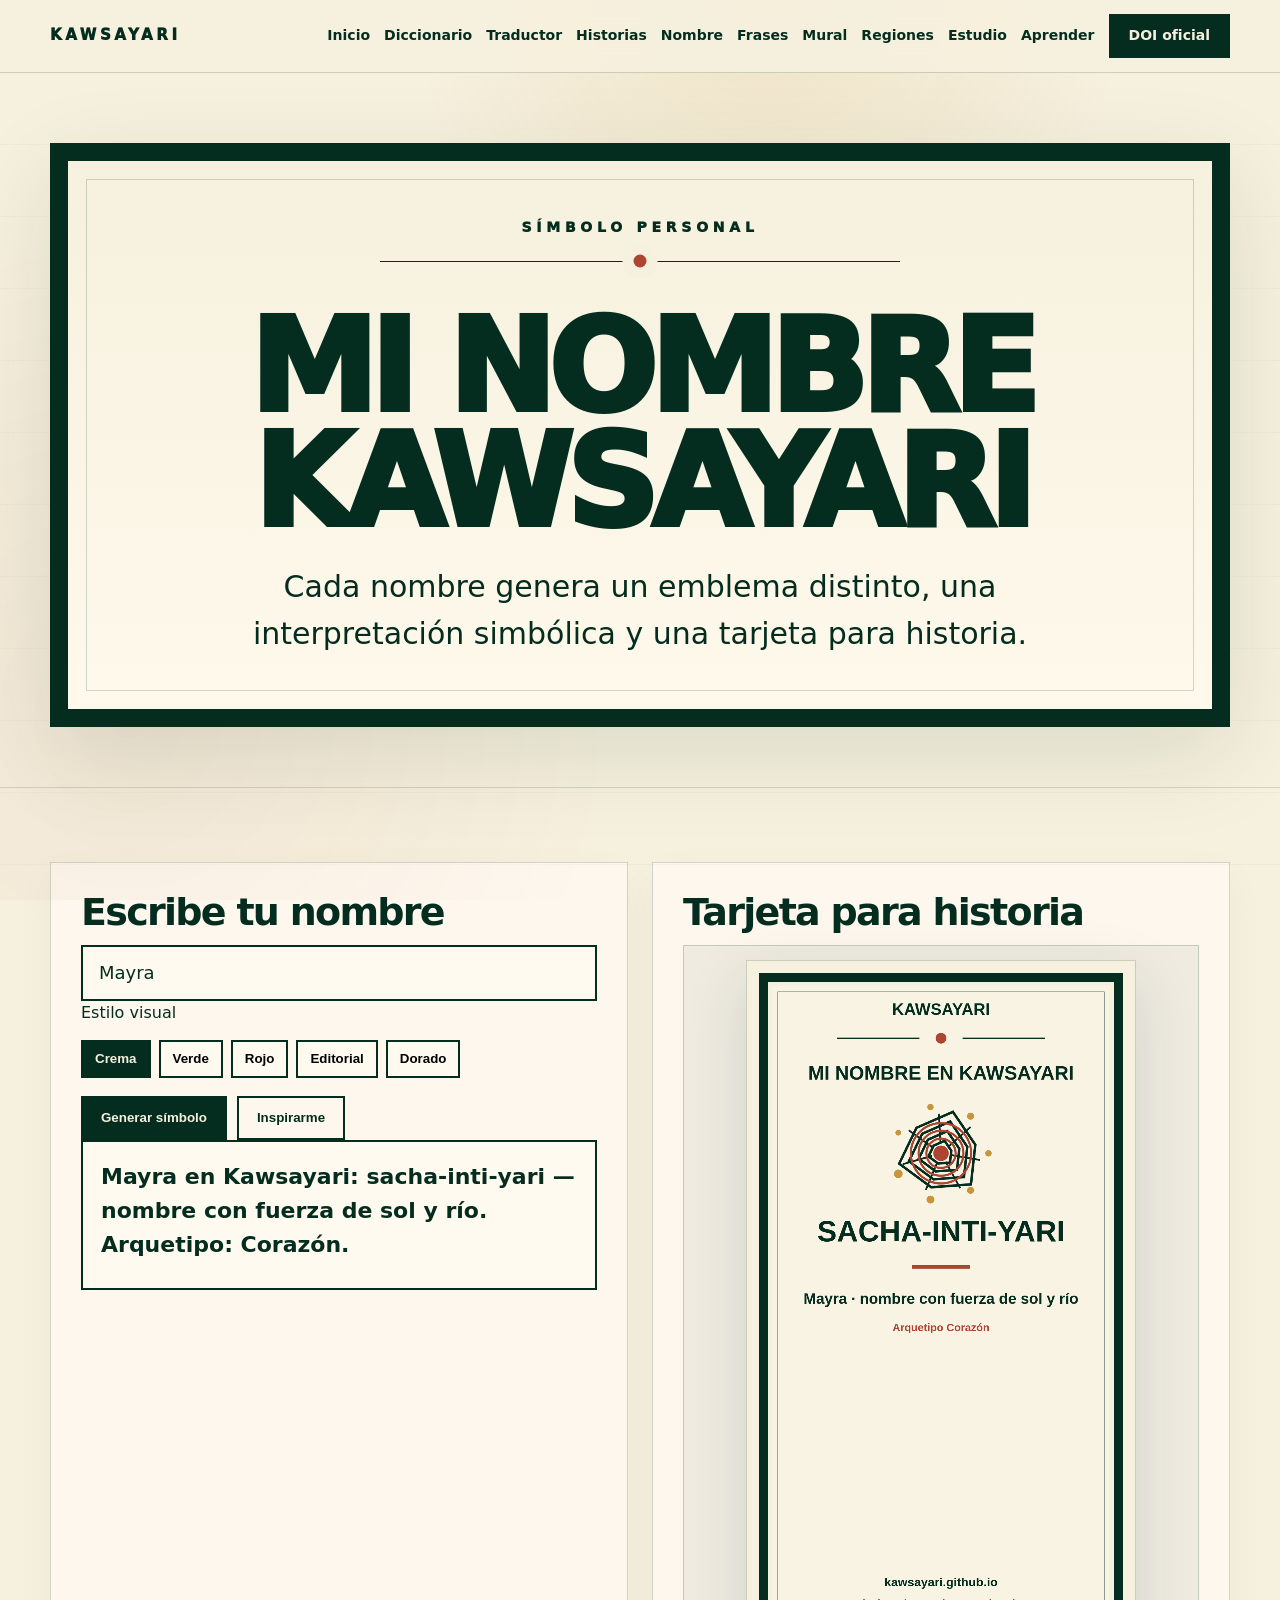
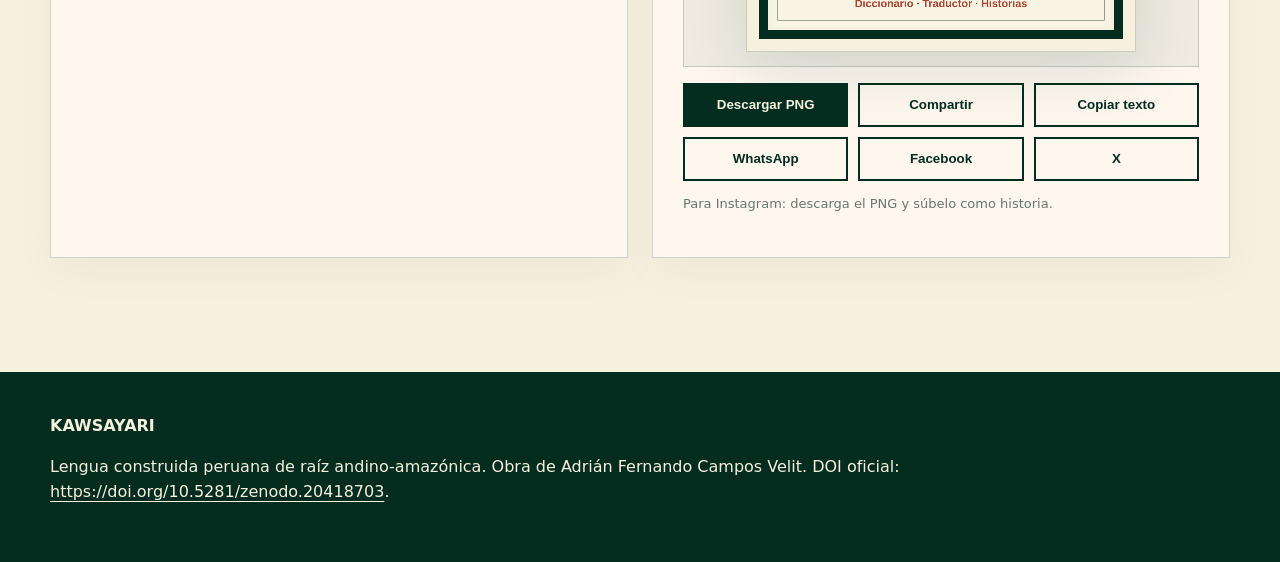
<file: nombre.html>
<!doctype html>
<html lang="es"><head>
<meta charset="utf-8"><meta name="viewport" content="width=device-width,initial-scale=1">
<title>Mi nombre en Kawsayari</title><meta name="description" content="Genera un símbolo único y una tarjeta vertical de tu nombre en Kawsayari."><meta name="author" content="Adrián Fernando Campos Velit">
<meta name="robots" content="index,follow,max-image-preview:large"><link rel="canonical" href="https://kawsayari.github.io/nombre.html">
<meta property="og:title" content="Mi nombre en Kawsayari"><meta property="og:description" content="Genera un símbolo único y una tarjeta vertical de tu nombre en Kawsayari."><meta property="og:type" content="website"><meta property="og:url" content="https://kawsayari.github.io/nombre.html"><meta property="og:image" content="https://kawsayari.github.io/assets/og-kawsayari.png">
<meta name="twitter:card" content="summary_large_image"><link rel="icon" href="assets/favicon.svg" type="image/svg+xml"><link rel="apple-touch-icon" href="assets/icon.png"><link rel="stylesheet" href="assets/style.css">
<script type="application/ld+json">{"@context": "https://schema.org", "@type": "Book", "name": "Diccionario Kawsayari: lengua construida peruana de raíz andino-amazónica", "alternateName": ["Kawsayari", "Diccionario Kawsayari"], "description": "Diccionario Kawsayari, lengua construida peruana de raíz andino-amazónica, creada como obra cultural, lingüística y editorial por Adrián Fernando Campos Velit.", "author": {"@type": "Person", "name": "Adrián Fernando Campos Velit"}, "creator": {"@type": "Person", "name": "Adrián Fernando Campos Velit"}, "publisher": {"@type": "Person", "name": "Adrián Fernando Campos Velit"}, "datePublished": "2026-05-27", "inLanguage": "es", "genre": ["Diccionario", "Lengua construida", "Conlang", "Cultura peruana"], "license": "https://creativecommons.org/licenses/by/4.0/", "identifier": "https://doi.org/10.5281/zenodo.20418703", "url": "https://kawsayari.github.io/", "image": "https://kawsayari.github.io/assets/og-kawsayari.png"}</script></head><body><header class="header"><div class="wrap nav"><a class="brand" href="index.html">KAWSAYARI</a><nav class="navlinks" aria-label="Navegación"><a href="index.html">Inicio</a><a href="diccionario.html">Diccionario</a><a href="traductor.html">Traductor</a><a href="historias.html">Historias</a><a href="nombre.html">Nombre</a><a href="frases.html">Frases</a><a href="mural.html">Mural</a><a href="regiones.html">Regiones</a><a href="estudio.html">Estudio</a><a href="aprender.html">Aprender</a><a class="btn" href="https://doi.org/10.5281/zenodo.20418703">DOI oficial</a></nav></div></header><main>
<section class="hero"><div class="wrap"><div class="poster"><div class="kicker">Símbolo personal</div><div class="rule"></div><h1 class="hero-title">Mi nombre<br>Kawsayari</h1><p class="hero-sub">Cada nombre genera un emblema distinto, una interpretación simbólica y una tarjeta para historia.</p></div></div></section>
<section class="section"><div class="wrap grid-2">
<div class="card"><h3>Escribe tu nombre</h3><input id="nameInput" type="text" value="Mayra" placeholder="Tu nombre"><label>Estilo visual</label><div class="palette"><button class="swatch active" data-theme="cream">Crema</button><button class="swatch" data-theme="green">Verde</button><button class="swatch" data-theme="red">Rojo</button><button class="swatch" data-theme="black">Editorial</button><button class="swatch" data-theme="gold">Dorado</button></div><div class="toolbar"><button class="btn" id="generateName">Generar símbolo</button><button class="btn secondary" id="randomName">Inspirarme</button></div><div class="output" id="nameOutput"></div></div>
<div class="card"><h3>Tarjeta para historia</h3><div class="canvas-wrap"><canvas class="story-canvas" id="nameCanvas" width="1080" height="1920"></canvas></div><div class="share-grid"><button class="btn" id="downloadName">Descargar PNG</button><button class="btn secondary" id="shareName">Compartir</button><button class="btn secondary" id="copyName">Copiar texto</button><button class="btn secondary" id="waName">WhatsApp</button><button class="btn secondary" id="fbName">Facebook</button><button class="btn secondary" id="xName">X</button></div><p class="small">Para Instagram: descarga el PNG y súbelo como historia.</p></div>
</div></section>
</main><footer class="footer"><div class="wrap"><strong>KAWSAYARI</strong><p>Lengua construida peruana de raíz andino-amazónica. Obra de Adrián Fernando Campos Velit. DOI oficial: <a href="https://doi.org/10.5281/zenodo.20418703">https://doi.org/10.5281/zenodo.20418703</a>.</p></div></footer><script src="assets/config.js"></script><script src="assets/app.js"></script></body></html>
</file>
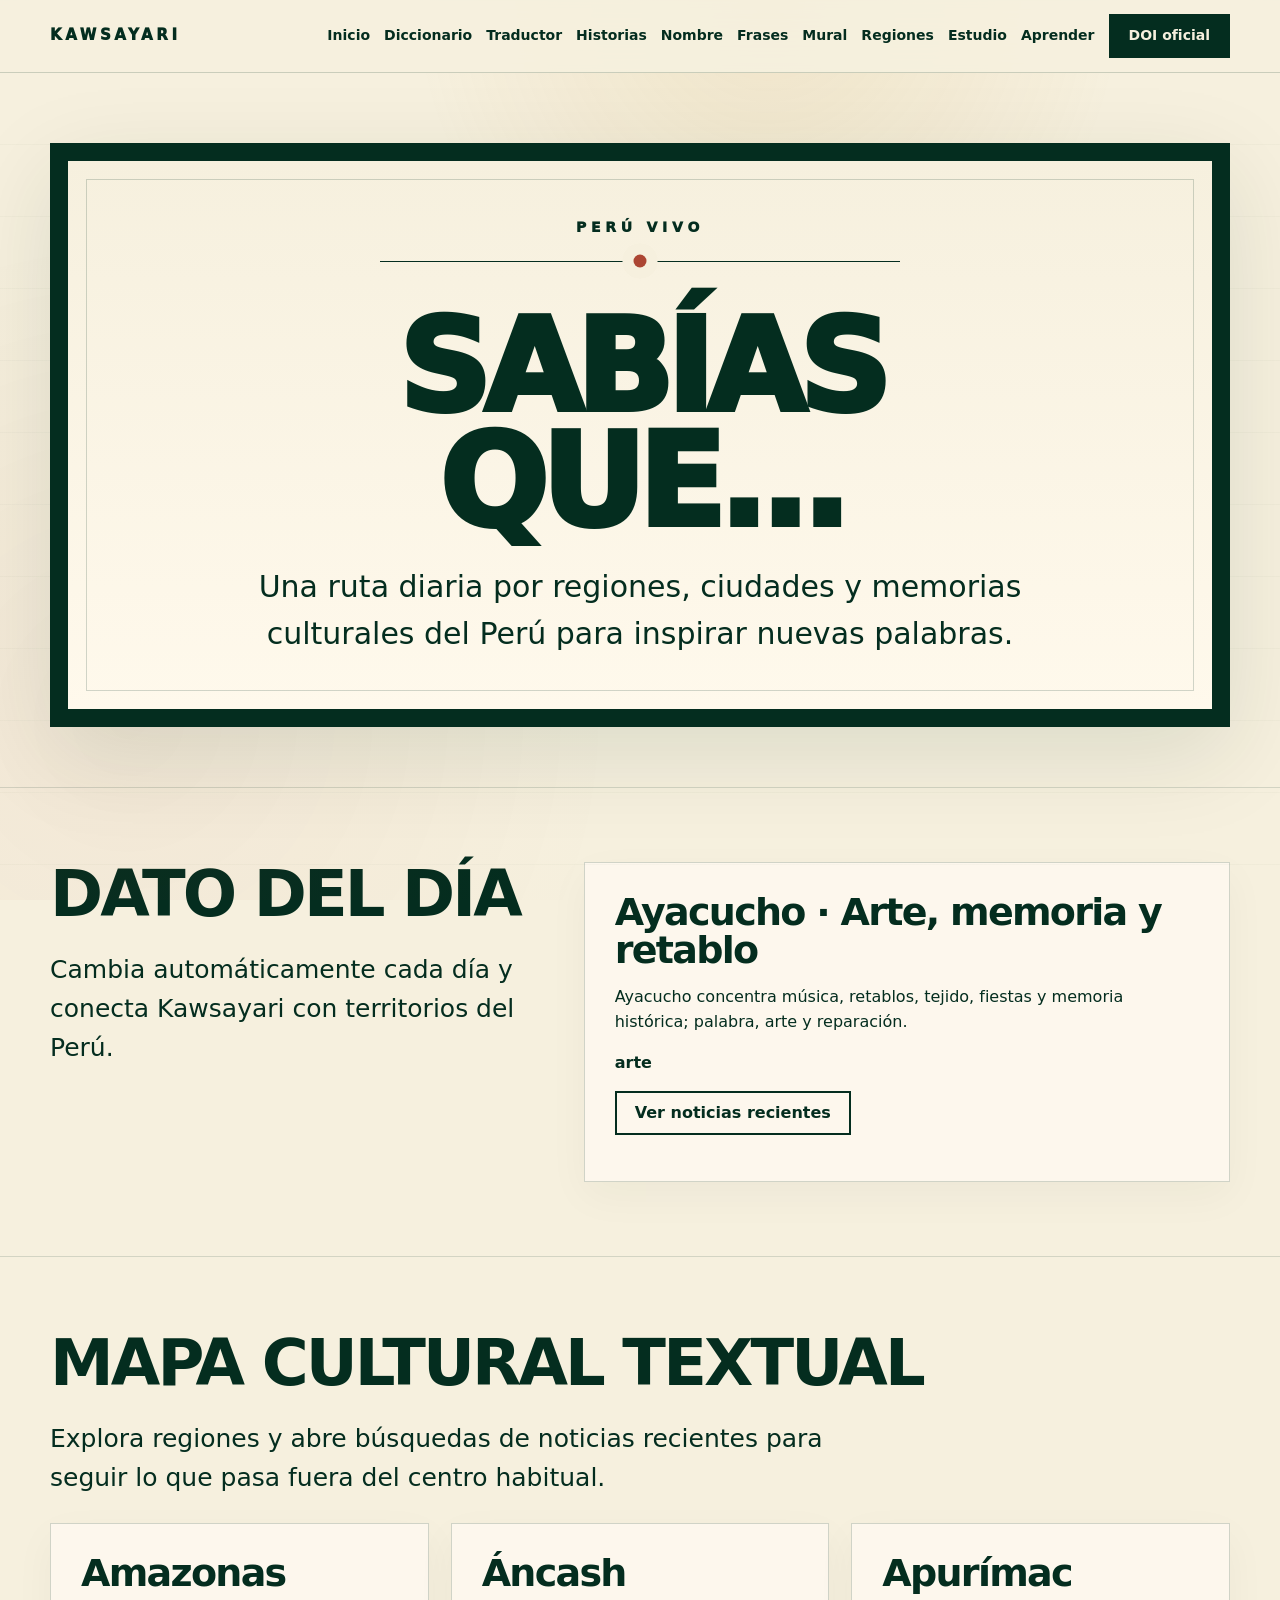
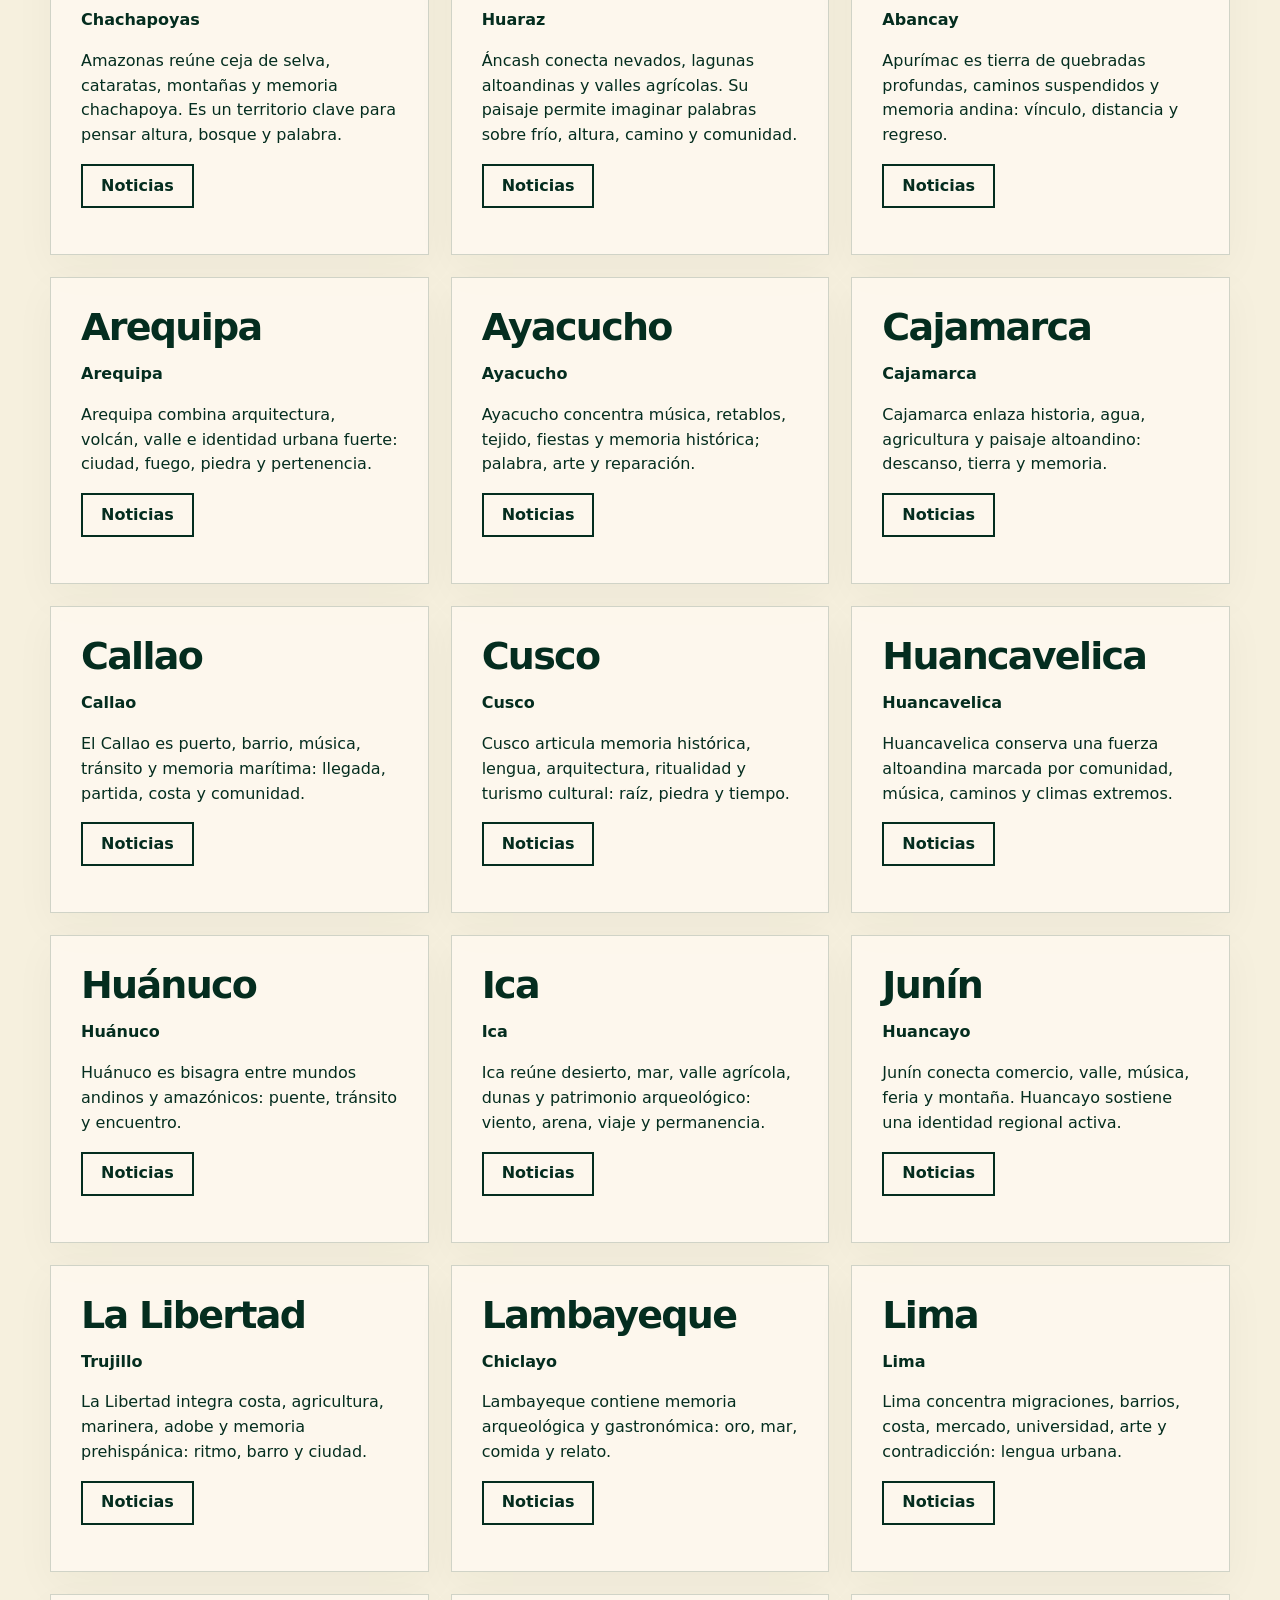
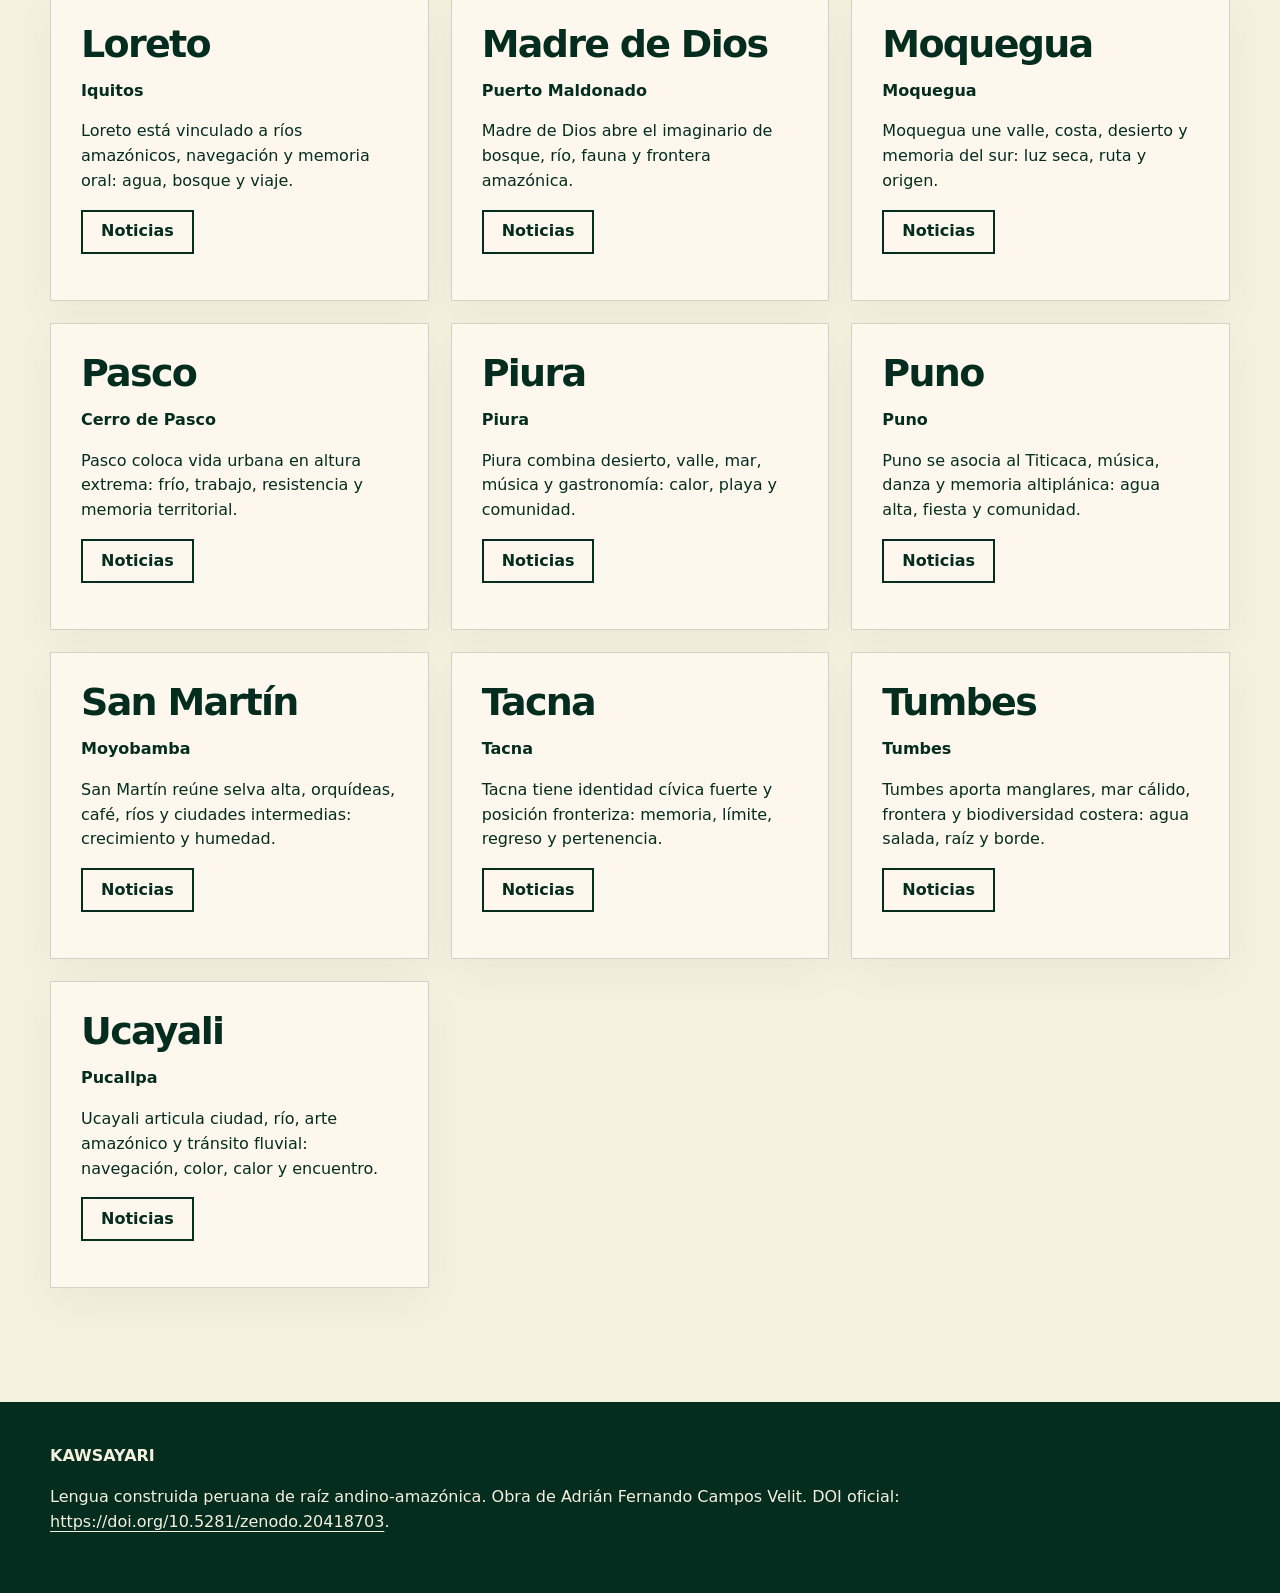
<file: regiones.html>
<!doctype html><html lang="es"><head><meta charset="utf-8"><meta name="viewport" content="width=device-width,initial-scale=1"><title>Sabías que Perú - Kawsayari</title><meta name="description" content="Datos diarios y rutas culturales por regiones del Perú para Kawsayari."><meta name="author" content="Adrián Fernando Campos Velit"><meta name="robots" content="index,follow,max-image-preview:large"><link rel="canonical" href="https://kawsayari.github.io/regiones.html"><meta property="og:title" content="Sabías que Perú - Kawsayari"><meta property="og:description" content="Datos diarios y rutas culturales por regiones del Perú para Kawsayari."><meta property="og:type" content="website"><meta property="og:url" content="https://kawsayari.github.io/regiones.html"><meta property="og:image" content="https://kawsayari.github.io/assets/og-kawsayari.png"><meta name="twitter:card" content="summary_large_image"><link rel="icon" href="assets/favicon.svg" type="image/svg+xml"><link rel="apple-touch-icon" href="assets/icon.png"><link rel="stylesheet" href="assets/style.css"><script type="application/ld+json">{"@context": "https://schema.org", "@type": "WebPage", "name": "Sabías que Perú - Kawsayari", "description": "Datos diarios y rutas culturales por regiones del Perú para Kawsayari.", "url": "https://kawsayari.github.io/regiones.html", "isPartOf": {"@type": "WebSite", "name": "Kawsayari", "url": "https://kawsayari.github.io/"}}</script></head><body><header class="header"><div class="wrap nav"><a class="brand" href="index.html">KAWSAYARI</a><nav class="navlinks" aria-label="Navegación"><a href="index.html">Inicio</a><a href="diccionario.html">Diccionario</a><a href="traductor.html">Traductor</a><a href="historias.html">Historias</a><a href="nombre.html">Nombre</a><a href="frases.html">Frases</a><a href="mural.html">Mural</a><a href="regiones.html">Regiones</a><a href="estudio.html">Estudio</a><a href="aprender.html">Aprender</a><a class="btn" href="https://doi.org/10.5281/zenodo.20418703">DOI oficial</a></nav></div></header><main>
<section class="hero"><div class="wrap"><div class="poster"><div class="kicker">Perú vivo</div><div class="rule"></div><h1 class="hero-title">Sabías<br>que...</h1><p class="hero-sub">Una ruta diaria por regiones, ciudades y memorias culturales del Perú para inspirar nuevas palabras.</p></div></div></section>
<section class="section"><div class="wrap grid"><div><h2>Dato del día</h2><p class="lead">Cambia automáticamente cada día y conecta Kawsayari con territorios del Perú.</p></div><div class="card" id="dailyRegionFact"><h3>Cargando...</h3><p></p></div></div></section>
<section class="section"><div class="wrap"><h2>Mapa cultural textual</h2><p class="lead">Explora regiones y abre búsquedas de noticias recientes para seguir lo que pasa fuera del centro habitual.</p><div class="grid-3" id="regionsGrid"></div></div></section>
</main><footer class="footer"><div class="wrap"><strong>KAWSAYARI</strong><p>Lengua construida peruana de raíz andino-amazónica. Obra de Adrián Fernando Campos Velit. DOI oficial: <a href="https://doi.org/10.5281/zenodo.20418703">https://doi.org/10.5281/zenodo.20418703</a>.</p></div></footer><script src="assets/config.js"></script><script src="assets/app.js"></script></body></html>
</file>
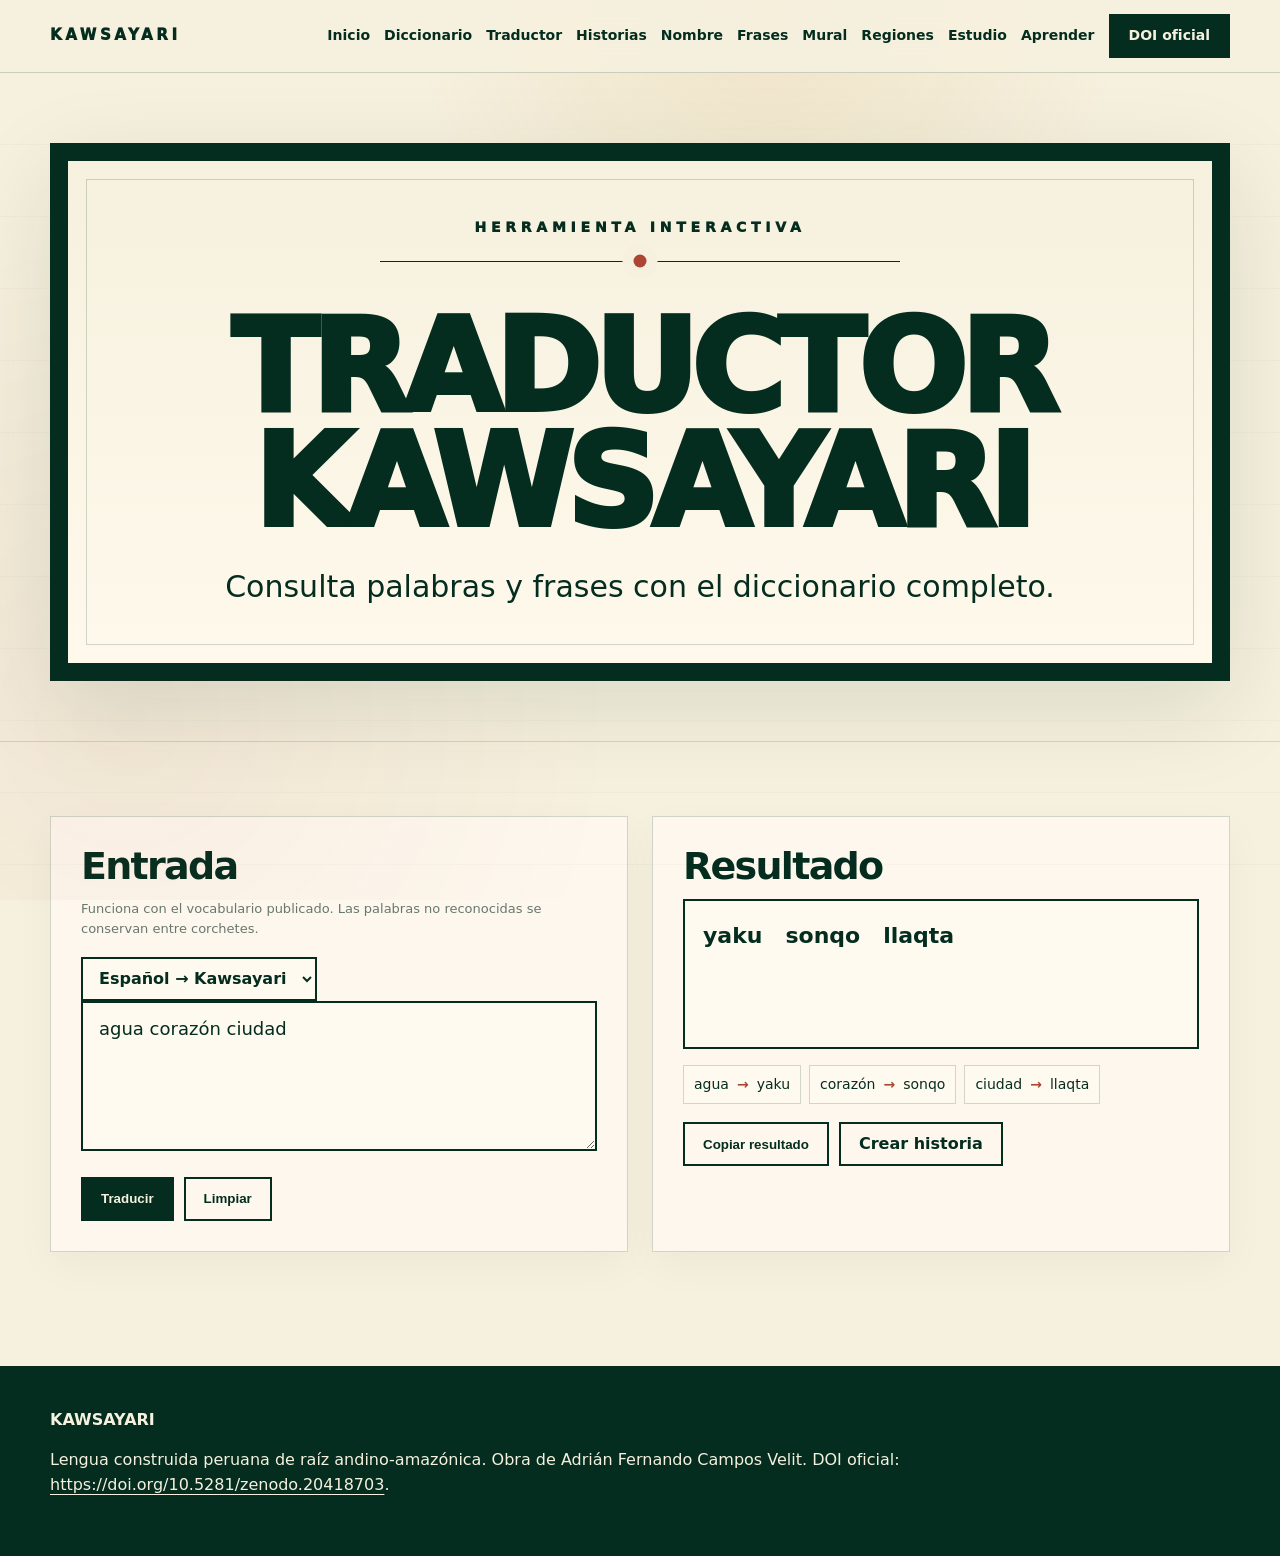
<file: traductor.html>
<!doctype html>
<html lang="es"><head>
<meta charset="utf-8"><meta name="viewport" content="width=device-width,initial-scale=1">
<title>Traductor Kawsayari</title><meta name="description" content="Traductor léxico interactivo para palabras y frases básicas en Kawsayari."><meta name="author" content="Adrián Fernando Campos Velit">
<meta name="robots" content="index,follow,max-image-preview:large"><link rel="canonical" href="https://kawsayari.github.io/traductor.html">
<meta property="og:title" content="Traductor Kawsayari"><meta property="og:description" content="Traductor léxico interactivo para palabras y frases básicas en Kawsayari."><meta property="og:type" content="website"><meta property="og:url" content="https://kawsayari.github.io/traductor.html"><meta property="og:image" content="https://kawsayari.github.io/assets/og-kawsayari.png">
<meta name="twitter:card" content="summary_large_image"><link rel="icon" href="assets/favicon.svg" type="image/svg+xml"><link rel="apple-touch-icon" href="assets/icon.png"><link rel="stylesheet" href="assets/style.css">
<script type="application/ld+json">{"@context": "https://schema.org", "@type": "Book", "name": "Diccionario Kawsayari: lengua construida peruana de raíz andino-amazónica", "alternateName": ["Kawsayari", "Diccionario Kawsayari"], "description": "Diccionario Kawsayari, lengua construida peruana de raíz andino-amazónica, creada como obra cultural, lingüística y editorial por Adrián Fernando Campos Velit.", "author": {"@type": "Person", "name": "Adrián Fernando Campos Velit"}, "creator": {"@type": "Person", "name": "Adrián Fernando Campos Velit"}, "publisher": {"@type": "Person", "name": "Adrián Fernando Campos Velit"}, "datePublished": "2026-05-27", "inLanguage": "es", "genre": ["Diccionario", "Lengua construida", "Conlang", "Cultura peruana"], "license": "https://creativecommons.org/licenses/by/4.0/", "identifier": "https://doi.org/10.5281/zenodo.20418703", "url": "https://kawsayari.github.io/", "image": "https://kawsayari.github.io/assets/og-kawsayari.png"}</script></head><body><header class="header"><div class="wrap nav"><a class="brand" href="index.html">KAWSAYARI</a><nav class="navlinks" aria-label="Navegación"><a href="index.html">Inicio</a><a href="diccionario.html">Diccionario</a><a href="traductor.html">Traductor</a><a href="historias.html">Historias</a><a href="nombre.html">Nombre</a><a href="frases.html">Frases</a><a href="mural.html">Mural</a><a href="regiones.html">Regiones</a><a href="estudio.html">Estudio</a><a href="aprender.html">Aprender</a><a class="btn" href="https://doi.org/10.5281/zenodo.20418703">DOI oficial</a></nav></div></header><main>
<section class="hero"><div class="wrap"><div class="poster"><div class="kicker">Herramienta interactiva</div><div class="rule"></div><h1 class="hero-title">Traductor<br>Kawsayari</h1><p class="hero-sub">Consulta palabras y frases con el diccionario completo.</p></div></div></section>
<section class="section"><div class="wrap grid-2"><div class="card"><h3>Entrada</h3><p class="small">Funciona con el vocabulario publicado. Las palabras no reconocidas se conservan entre corchetes.</p><div class="toolbar"><select id="direction"><option value="es-ka">Español → Kawsayari</option><option value="ka-es">Kawsayari → Español</option></select></div><textarea id="translatorInput">agua corazón ciudad</textarea><div class="toolbar"><button class="btn" id="translateBtn">Traducir</button><button class="btn secondary" id="clearBtn">Limpiar</button></div></div><div class="card"><h3>Resultado</h3><div class="output" id="translatorOutput"></div><div class="tokens" id="translatorTokens"></div><div class="toolbar"><button class="btn secondary" id="copyBtn">Copiar resultado</button><a class="btn secondary" href="historias.html">Crear historia</a></div></div></div></section>
</main><footer class="footer"><div class="wrap"><strong>KAWSAYARI</strong><p>Lengua construida peruana de raíz andino-amazónica. Obra de Adrián Fernando Campos Velit. DOI oficial: <a href="https://doi.org/10.5281/zenodo.20418703">https://doi.org/10.5281/zenodo.20418703</a>.</p></div></footer><script src="assets/config.js"></script><script src="assets/app.js"></script></body></html>
</file>
<file: assets/style.css>
:root{
  --green:#042d1f; --cream:#f6f0de; --paper:#fffaf0; --red:#ac4633; --gold:#c9953b; --muted:#68786e; --line:rgba(4,45,31,.18);
  --shadow:0 28px 90px rgba(4,45,31,.11);
}
*{box-sizing:border-box}
html{scroll-behavior:smooth}
body{margin:0;background:var(--cream);color:var(--green);font-family:Inter,ui-sans-serif,system-ui,-apple-system,BlinkMacSystemFont,"Segoe UI",Arial,sans-serif;line-height:1.55}
body:before{content:"";position:fixed;inset:0;pointer-events:none;background:radial-gradient(circle at 60% 0%,rgba(201,149,59,.13),transparent 30%),radial-gradient(circle at 10% 80%,rgba(172,70,51,.05),transparent 36%),linear-gradient(rgba(4,45,31,.022) 1px,transparent 1px);background-size:auto,auto,100% 72px}
a{color:var(--green);text-underline-offset:4px}
.wrap{width:min(1180px,calc(100% - 36px));margin:0 auto}
.header{position:sticky;top:0;z-index:50;background:rgba(246,240,222,.93);backdrop-filter:blur(16px);border-bottom:1px solid var(--line)}
.nav{min-height:72px;display:flex;justify-content:space-between;align-items:center;gap:20px}
.brand{text-decoration:none;font-weight:950;letter-spacing:.24em;font-size:15px}
.navlinks{display:flex;gap:14px;align-items:center;font-size:14px;font-weight:850}
.navlinks a{text-decoration:none}
.btn{display:inline-flex;justify-content:center;align-items:center;min-height:44px;padding:0 18px;border:2px solid var(--green);background:var(--green);color:var(--cream);text-decoration:none;font-weight:900;cursor:pointer;border-radius:0}
.btn.secondary{background:transparent;color:var(--green)}
.btn.red{background:var(--red);border-color:var(--red);color:var(--cream)}
.hero{padding:70px 0 60px}
.poster{border:18px solid var(--green);background:linear-gradient(180deg,var(--cream),#fff9ec);padding:56px 34px 52px;text-align:center;box-shadow:var(--shadow);position:relative;overflow:hidden}
.poster:before{content:"";position:absolute;inset:18px;border:1px solid rgba(4,45,31,.18);pointer-events:none}
.kicker{font-size:14px;letter-spacing:.34em;font-weight:950;text-transform:uppercase}
.rule{width:min(520px,72%);height:1px;background:var(--green);margin:22px auto;position:relative}
.rule:after{content:"";width:13px;height:13px;background:var(--red);border-radius:50%;position:absolute;left:50%;top:50%;transform:translate(-50%,-50%);box-shadow:0 0 0 11px var(--cream)}
.hero-title{font-size:clamp(54px,11vw,128px);line-height:.9;letter-spacing:-.055em;text-transform:uppercase;margin:48px 0 24px;font-weight:950}
.hero-sub{font-size:clamp(18px,2.6vw,30px);max-width:880px;margin:0 auto}
.meta{display:grid;grid-template-columns:repeat(3,1fr);gap:1px;border:1px solid var(--line);background:var(--line);margin-top:42px;text-align:left}
.meta div{background:rgba(255,250,240,.88);padding:18px}
.meta span{display:block;color:var(--muted);font-size:12px;text-transform:uppercase;letter-spacing:.12em;font-weight:850}
.meta strong{font-size:20px}
.section{padding:74px 0;border-top:1px solid rgba(4,45,31,.14)}
.grid{display:grid;grid-template-columns:.85fr 1.15fr;gap:56px;align-items:start}
.grid-2{display:grid;grid-template-columns:1fr 1fr;gap:24px}
.grid-3{display:grid;grid-template-columns:repeat(3,1fr);gap:22px}
h1,h2,h3{letter-spacing:-.045em;line-height:1}
h2{font-size:clamp(38px,5vw,72px);margin:0 0 18px;text-transform:uppercase}
h3{font-size:clamp(25px,3vw,38px);margin:0 0 14px}
.lead{font-size:clamp(19px,2vw,25px);max-width:820px}
.card{background:rgba(255,250,240,.84);border:1px solid var(--line);padding:30px;box-shadow:0 14px 40px rgba(4,45,31,.04)}
input,textarea,select{border:2px solid var(--green);background:var(--paper);color:var(--green);font:inherit}
input[type="search"],input[type="text"],textarea{width:100%;min-height:54px;font-size:18px;padding:12px 16px}
textarea{min-height:150px;resize:vertical}
select{min-height:44px;padding:0 12px;font-weight:800}
.toolbar{display:flex;gap:10px;flex-wrap:wrap;margin-top:18px}
.searchbar{position:sticky;top:72px;z-index:35;background:rgba(246,240,222,.96);border-top:1px solid var(--line);border-bottom:1px solid var(--line);padding:18px 0}
.searchbox{display:grid;grid-template-columns:1fr auto;gap:12px}
.count{display:flex;align-items:center;justify-content:center;min-width:140px;border:2px solid var(--green);font-weight:900;background:var(--green);color:var(--cream)}
.alpha{display:flex;flex-wrap:wrap;gap:7px;margin-top:14px}
.alpha a{font-size:13px;font-weight:850;text-decoration:none;border:1px solid var(--line);padding:5px 8px;background:var(--paper)}
.table-wrap{overflow:auto;border:1px solid var(--line);background:var(--paper)}
table{width:100%;border-collapse:collapse;background:var(--paper)}
th,td{border-bottom:1px solid var(--line);padding:12px 14px;text-align:left;vertical-align:top}
th{background:var(--green);color:var(--cream);position:sticky;top:0}
td.term{font-weight:850;white-space:nowrap}
.category-title{border-top:2px solid var(--green);padding-top:22px;margin:44px 0 14px}
.output{min-height:150px;border:2px solid var(--green);background:var(--paper);padding:18px;font-size:22px;font-weight:850;white-space:pre-wrap}
.tokens{display:flex;flex-wrap:wrap;gap:8px;margin-top:16px}
.token{display:inline-flex;gap:8px;align-items:center;border:1px solid var(--line);background:var(--paper);padding:8px 10px;font-size:14px}
.token b{color:var(--red)}
.palette{display:flex;gap:8px;flex-wrap:wrap;margin-top:14px}
.swatch{min-height:38px;padding:0 12px;border:2px solid var(--green);background:var(--paper);font-weight:850;cursor:pointer}
.swatch.active{background:var(--green);color:var(--cream)}
.canvas-wrap{display:grid;place-items:center;background:rgba(4,45,31,.055);padding:14px;border:1px solid var(--line)}
canvas.story-canvas{width:min(100%,390px);height:auto;border:1px solid var(--line);background:var(--cream);box-shadow:0 18px 60px rgba(4,45,31,.12)}
.share-grid{display:grid;grid-template-columns:repeat(3,1fr);gap:10px;margin-top:16px}
.assistant-box{border:2px solid var(--green);background:var(--paper);padding:18px}
.assistant-log{min-height:220px;max-height:360px;overflow:auto;border:1px solid var(--line);padding:14px;background:var(--cream)}
.bubble{margin:0 0 12px;padding:12px 14px;border:1px solid var(--line);background:var(--paper)}
.bubble.user{border-left:6px solid var(--red)}
.bubble.bot{border-left:6px solid var(--green)}
.flash{min-height:330px;display:flex;flex-direction:column;justify-content:center;align-items:center;text-align:center;border:2px solid var(--green);background:var(--paper);padding:34px}
.flash-word{font-size:clamp(48px,8vw,104px);line-height:.92;font-weight:950;text-transform:uppercase;letter-spacing:-.055em}
.flash-meaning{display:none;font-size:24px;margin-top:22px;max-width:760px}
.flash.show .flash-meaning{display:block}
.footer{background:var(--green);color:var(--cream);padding:42px 0;margin-top:40px}
.footer a{color:var(--cream)}
.small{font-size:13px;color:var(--muted)}
@media(max-width:960px){
 .nav{padding:16px 0}.navlinks{display:none}.poster{border-width:12px;padding:42px 24px}.hero-title{font-size:62px}.grid,.grid-2,.grid-3{grid-template-columns:1fr;gap:28px}.section{padding:52px 0}.meta{grid-template-columns:1fr}.searchbox{grid-template-columns:1fr}.count{min-height:44px}.searchbar{top:0}td.term{white-space:normal}.share-grid{grid-template-columns:1fr 1fr} canvas.story-canvas{width:min(100%,340px)}
}
</file>
